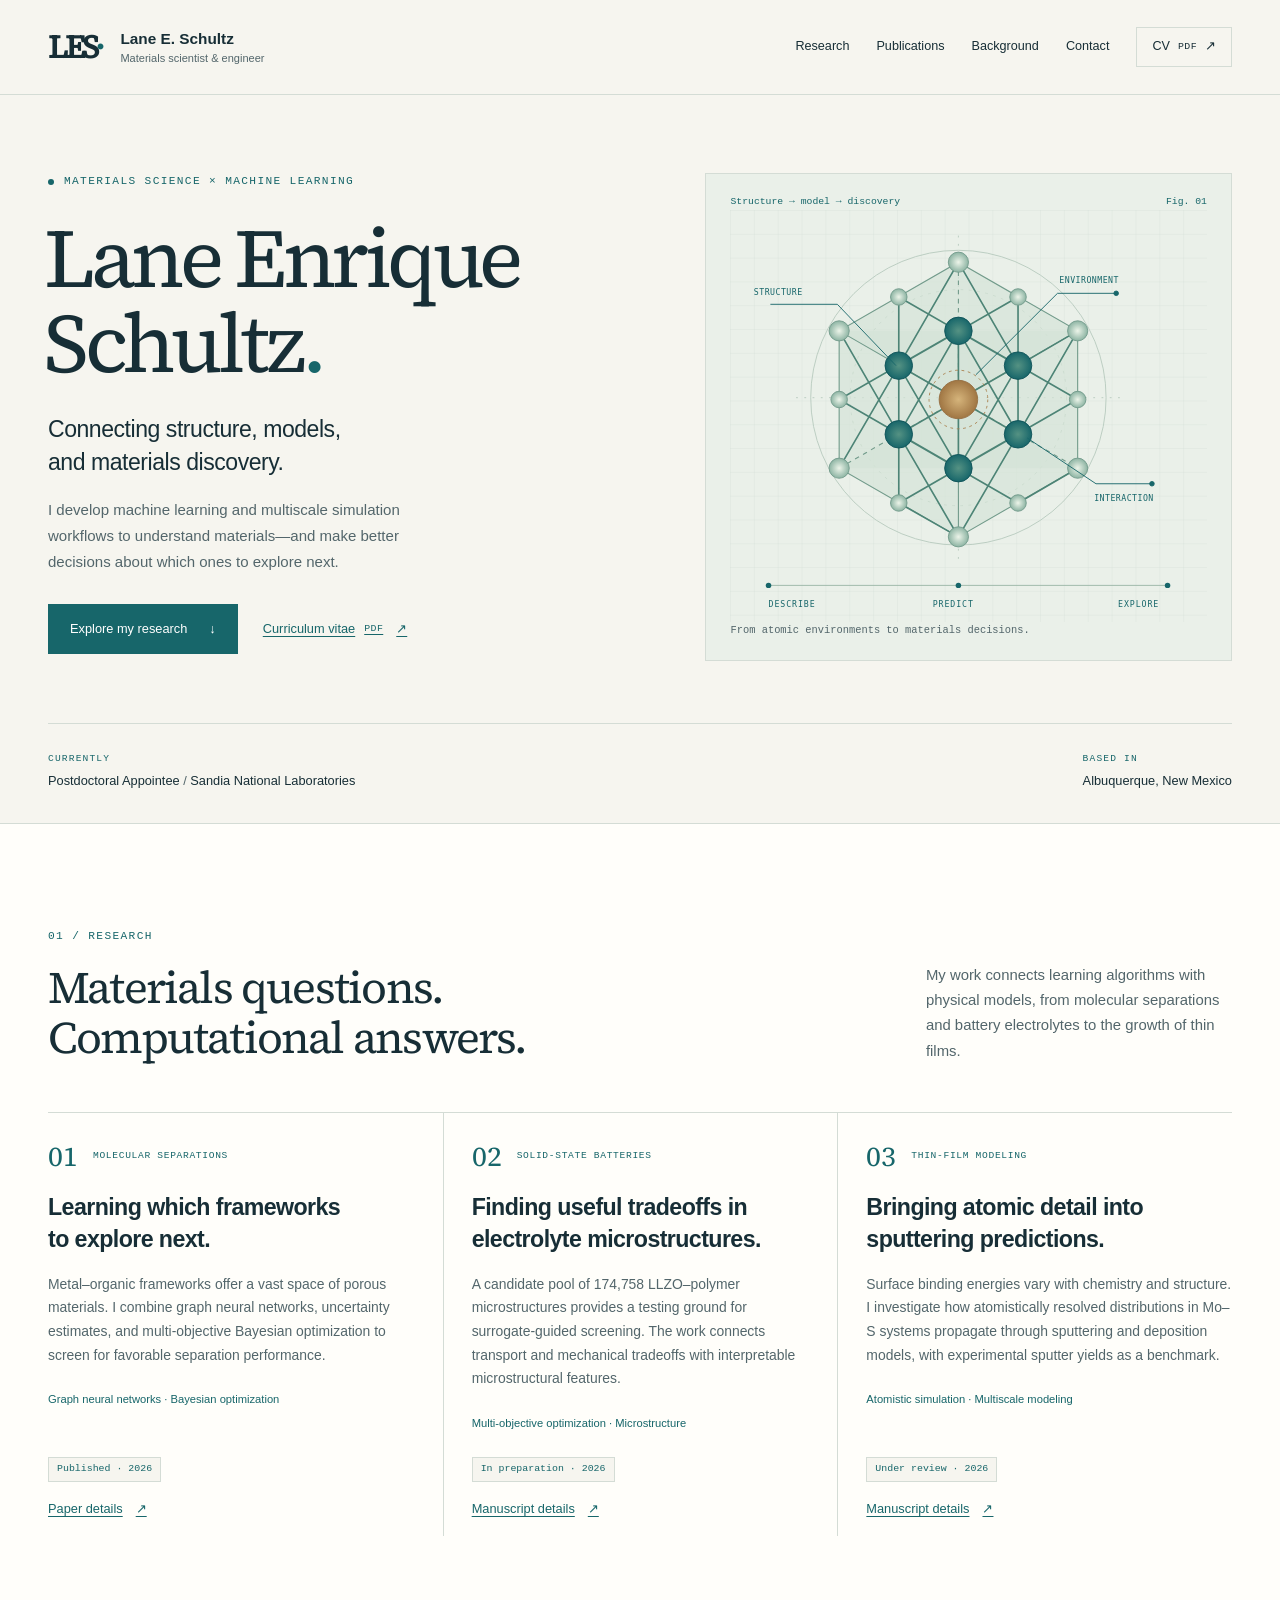
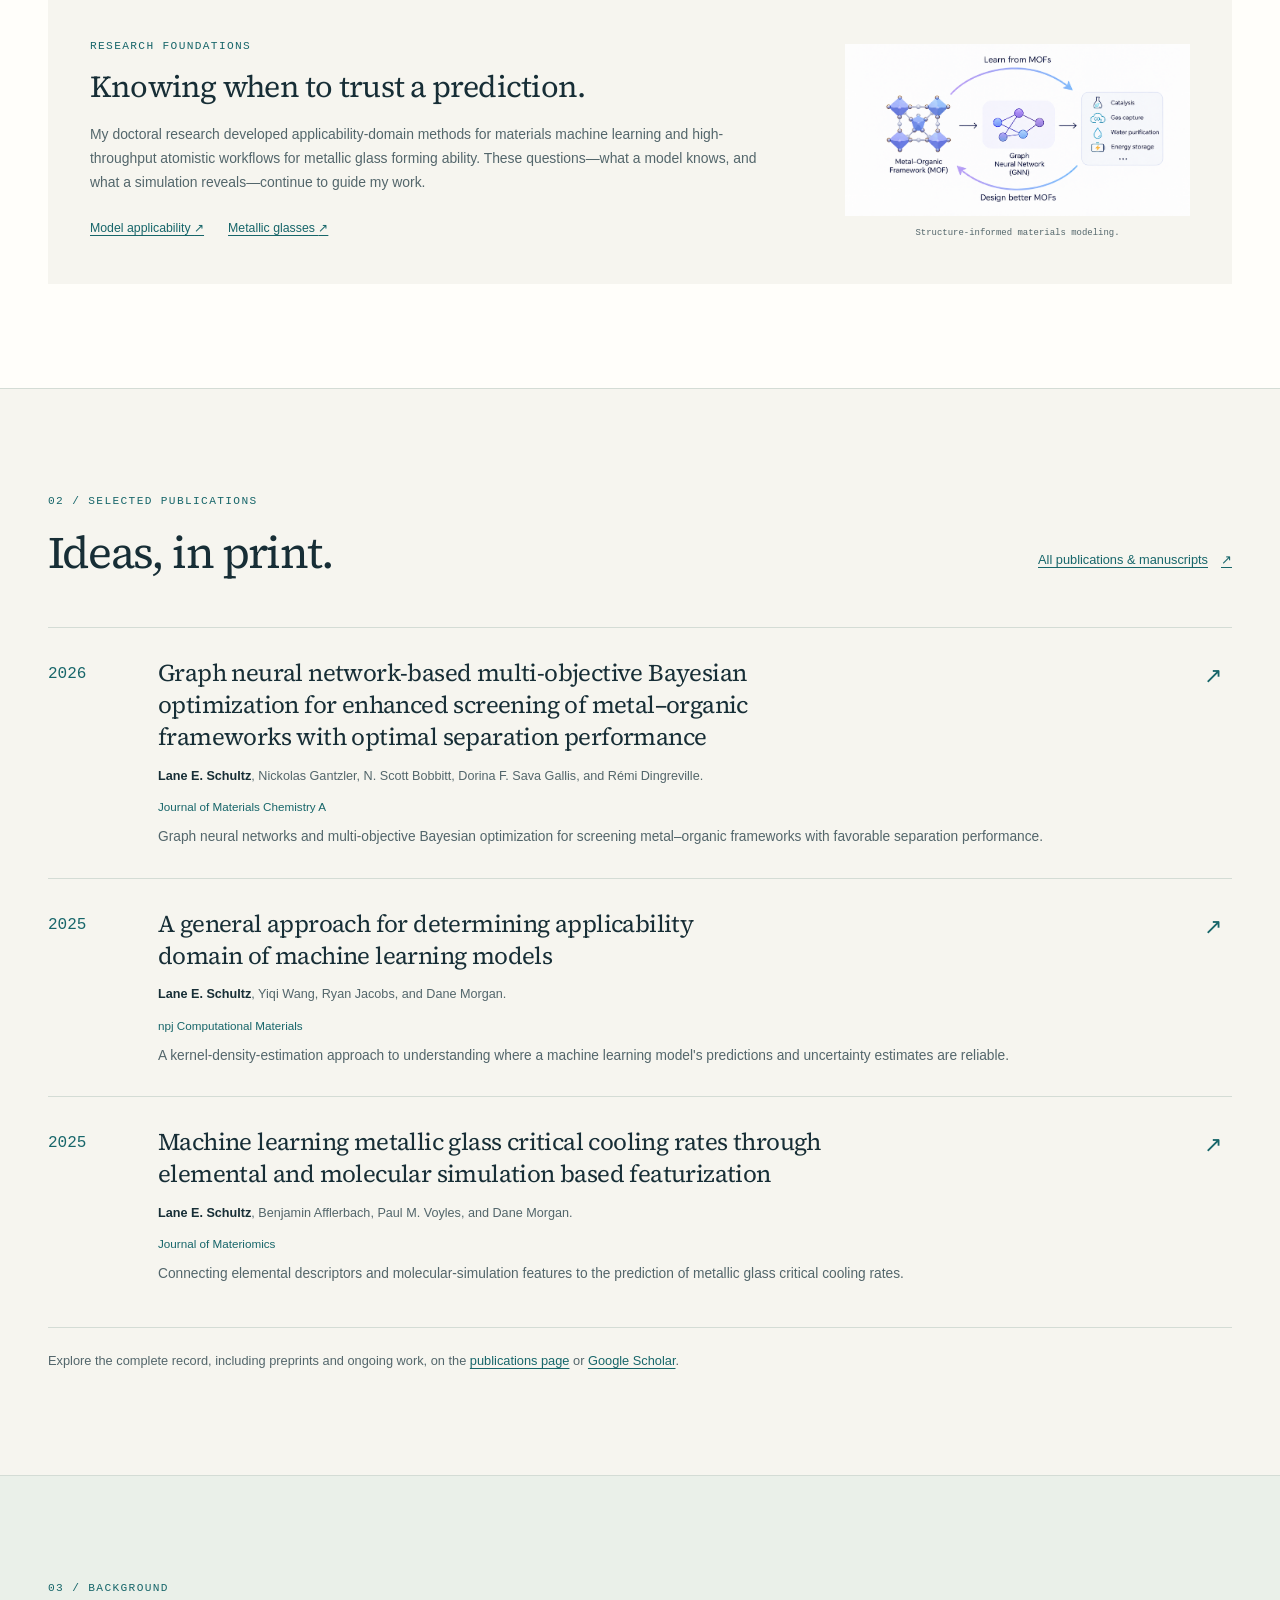
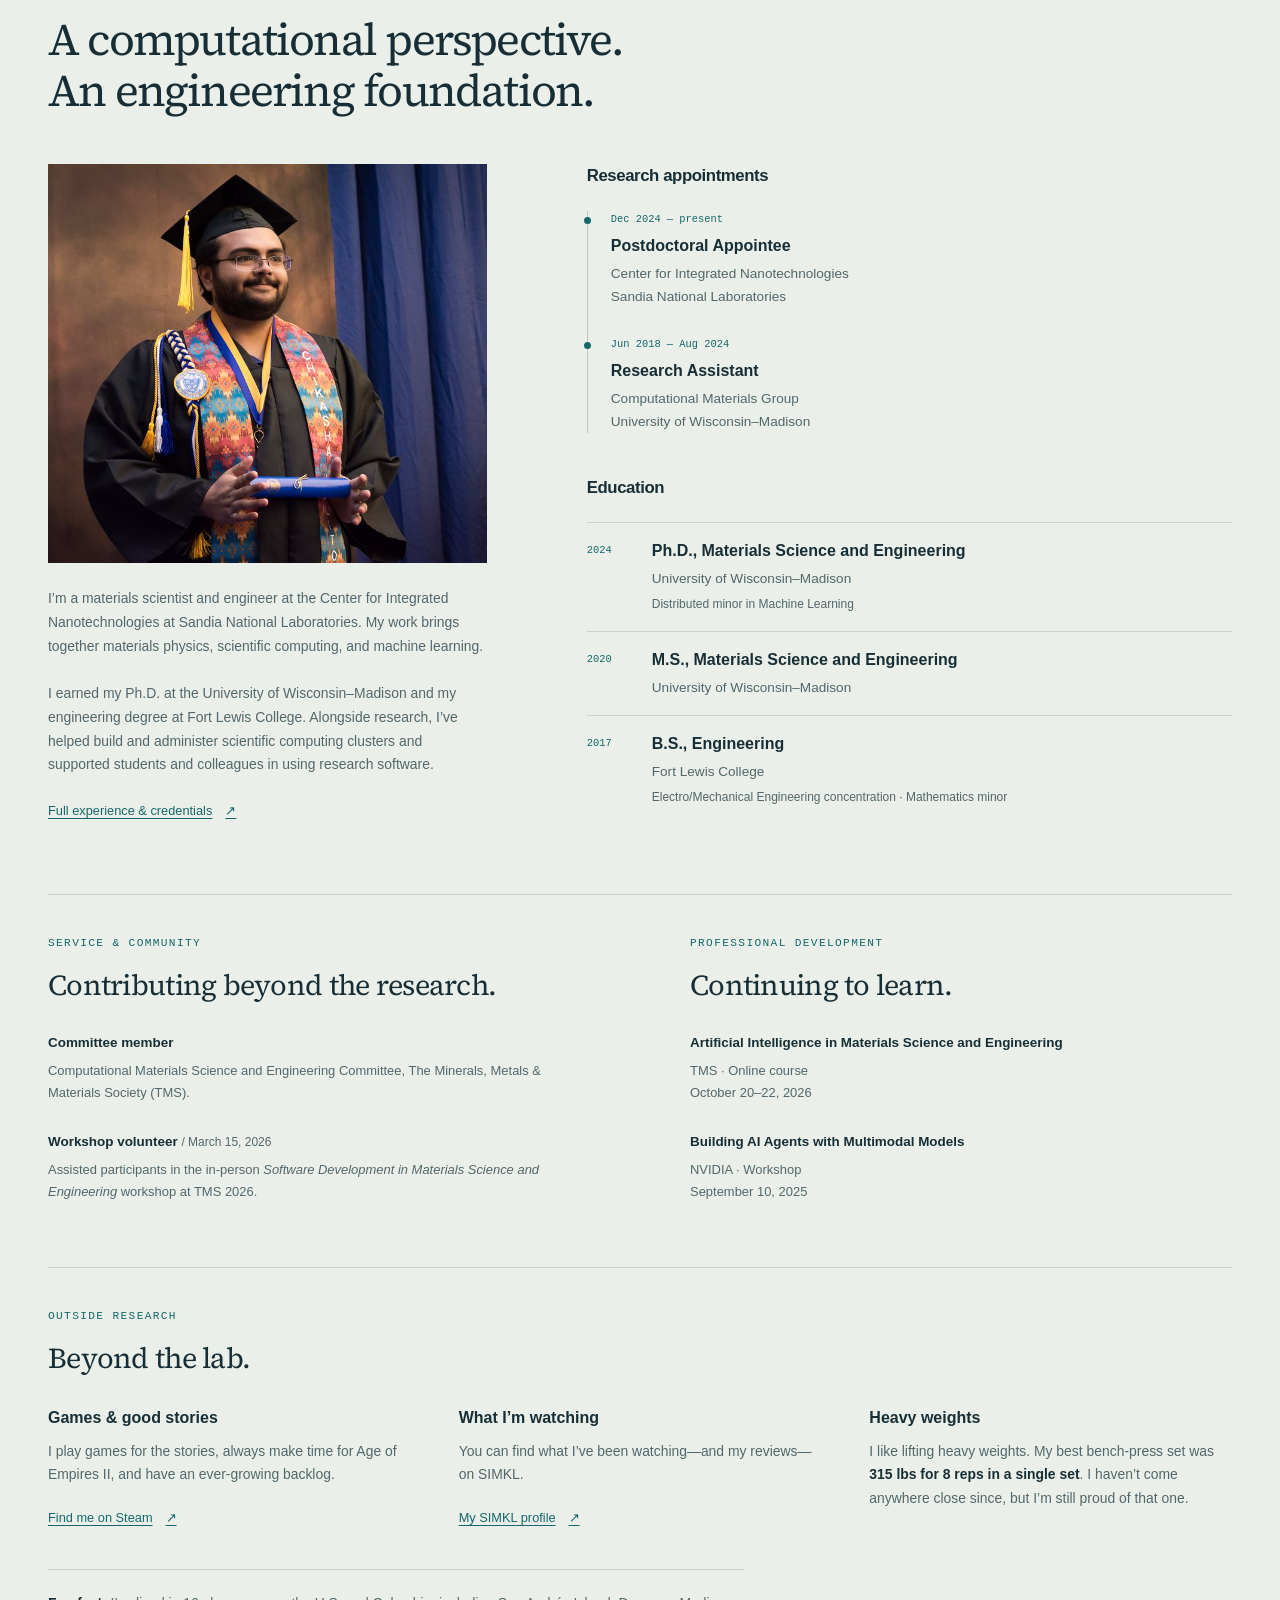
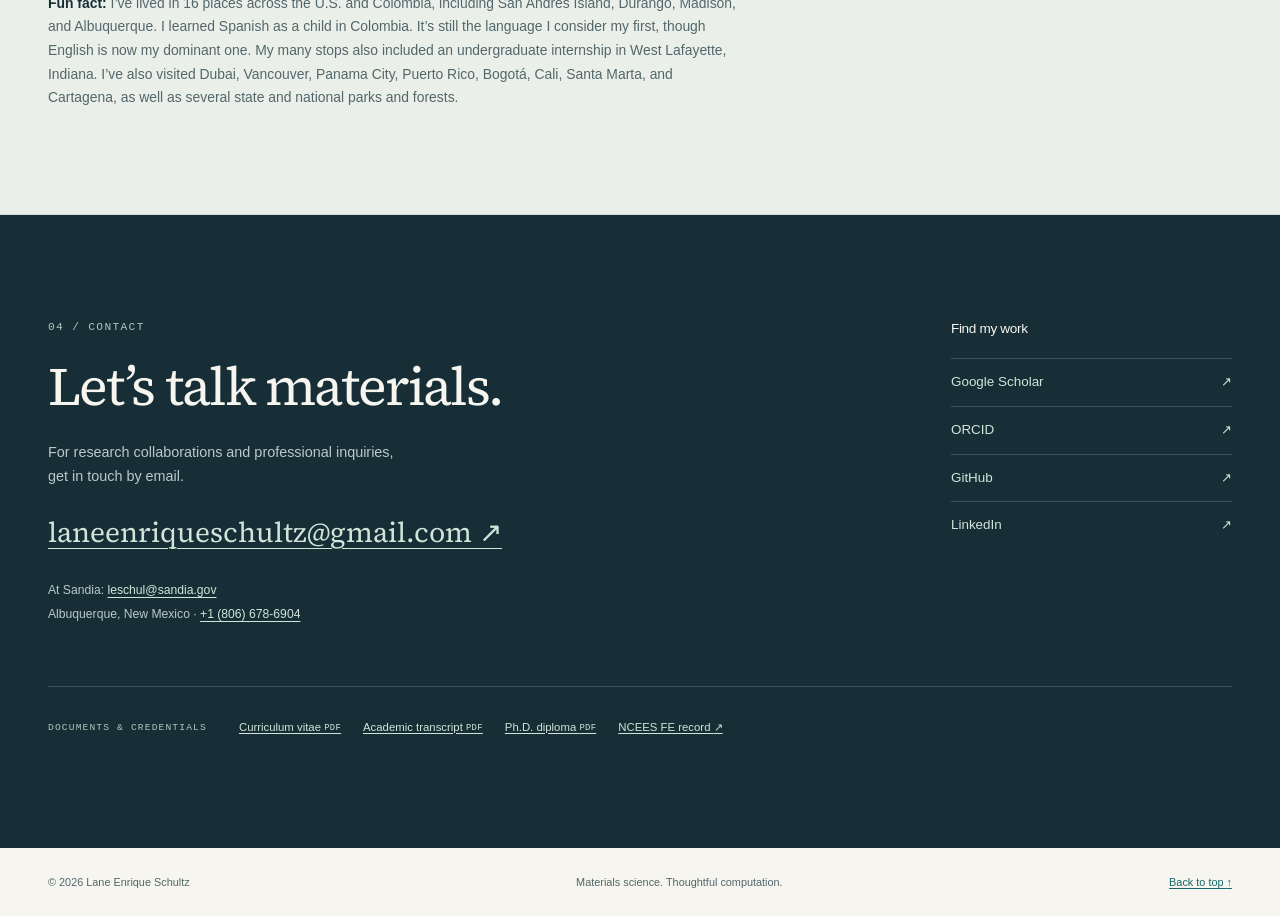
<file: index.html>
<!doctype html>
<html lang="en">
<head>
  <meta charset="utf-8">
  <meta name="viewport" content="width=device-width, initial-scale=1">
  <title>Lane Enrique Schultz | Materials Science &amp; Machine Learning</title>
  <meta name="description" content="Lane E. Schultz, Ph.D. — materials scientist at Sandia National Laboratories working on machine learning, Bayesian optimization, and multiscale materials modeling.">
  <meta name="theme-color" content="#f6f5ef">
  <link rel="canonical" href="https://leschultz.github.io/">
  <link rel="icon" href="/assets/img/favicon.svg" type="image/svg+xml">
  <link rel="icon" href="/assets/img/favicon.png" type="image/png">
  <link rel="preload" href="/assets/fonts/source-serif-4-latin-400.woff2" as="font" type="font/woff2" crossorigin>
  <link rel="stylesheet" href="/assets/css/site.css">
  <script src="/assets/js/site.js" defer></script>
  <meta property="og:type" content="website">
  <meta property="og:title" content="Lane Enrique Schultz — Materials Science &amp; Machine Learning">
  <meta property="og:description" content="Connecting structure, models, and materials discovery. Research in Bayesian optimization, atomistic simulation, and reliable machine learning.">
  <meta property="og:url" content="https://leschultz.github.io/">
  <meta property="og:image" content="https://leschultz.github.io/assets/img/social-card.png">
  <meta property="og:image:alt" content="Lane Enrique Schultz. Materials science, machine learning, and multiscale modeling.">
  <meta property="og:image:width" content="1200">
  <meta property="og:image:height" content="630">
  <meta name="twitter:card" content="summary_large_image">
  <script type="application/ld+json">
  {
    "@context": "https://schema.org",
    "@type": "Person",
    "name": "Lane Enrique Schultz",
    "alternateName": "Lane E. Schultz",
    "honorificSuffix": "Ph.D.",
    "url": "https://leschultz.github.io/",
    "image": "https://leschultz.github.io/img/profile.png",
    "jobTitle": "Postdoctoral Appointee",
    "worksFor": {"@type": "Organization", "name": "Sandia National Laboratories"},
    "alumniOf": [
      {"@type": "CollegeOrUniversity", "name": "University of Wisconsin–Madison"},
      {"@type": "CollegeOrUniversity", "name": "Fort Lewis College"}
    ],
    "knowsAbout": ["Materials science", "Machine learning", "Bayesian optimization", "Atomistic simulation"],
    "sameAs": [
      "https://orcid.org/0000-0002-7870-7714",
      "https://scholar.google.com/citations?user=8WyBz08AAAAJ",
      "https://github.com/leschultz",
      "https://www.linkedin.com/in/lane-schultz-983920236/"
    ]
  }
  </script>
</head>
<body>
  <a class="skip-link" href="#main">Skip to content</a>
  <header class="site-header">
    <div class="container header-inner">
      <a class="brand" href="/" aria-label="Lane Schultz — home"><span class="brand-mark" aria-hidden="true">LES<span>·</span></span><span>Lane E. Schultz<span class="brand-subtitle">Materials scientist &amp; engineer</span></span></a>
      <button class="menu-toggle" type="button" aria-expanded="false" aria-controls="site-nav" hidden>Menu <span aria-hidden="true">+</span></button>
      <nav id="site-nav" class="site-nav" aria-label="Main navigation">
        <a href="#research">Research</a>
        <a href="/publications/">Publications</a>
        <a href="#background">Background</a>
        <a href="#contact">Contact</a>
        <a class="nav-cv" href="/curriculum_vitae/cv_full_leschultz.pdf">CV <span class="file-label">PDF</span><span aria-hidden="true">↗</span></a>
      </nav>
    </div>
  </header>

  <main id="main">
    <section class="hero container" aria-labelledby="intro-heading" id="home">
      <div class="hero-copy">
        <p class="eyebrow"><span class="status-dot" aria-hidden="true"></span> Materials science × machine learning</p>
        <h1 id="intro-heading">Lane Enrique<br>Schultz<span class="accent">.</span></h1>
        <p class="hero-lead">Connecting structure, models,<br class="desktop-break"> and materials discovery.</p>
        <p class="hero-description">I develop machine learning and multiscale simulation workflows to understand materials—and make better decisions about which ones to explore next.</p>
        <div class="actions">
          <a class="button" href="#research">Explore my research <span aria-hidden="true">↓</span></a>
          <a class="text-link" href="/curriculum_vitae/cv_full_leschultz.pdf">Curriculum vitae <span class="file-label">PDF</span><span aria-hidden="true">↗</span></a>
        </div>
      </div>
      <figure class="hero-figure">
        <div class="figure-label"><span>Structure → model → discovery</span><span aria-hidden="true">Fig. 01</span></div>
        <img src="/assets/img/research-map.svg" width="520" height="450" alt="Conceptual illustration of connected atomic environments, a predictive model, and a materials screening path.">
        <figcaption>From atomic environments to materials decisions.</figcaption>
      </figure>
      <div class="hero-context">
        <div><span class="eyebrow">Currently</span><p>Postdoctoral Appointee <span class="muted">/</span> Sandia National Laboratories</p></div>
        <div><span class="eyebrow">Based in</span><p>Albuquerque, New Mexico</p></div>
      </div>
    </section>

    <section id="research" class="section research-section" aria-labelledby="research-heading">
      <div class="container">
        <div class="section-heading">
          <div><p class="eyebrow">01 / Research</p><h2 id="research-heading">Materials questions.<br>Computational answers.</h2></div>
          <p class="section-intro">My work connects learning algorithms with physical models, from molecular separations and battery electrolytes to the growth of thin films.</p>
        </div>
        <div class="research-grid">
          <article class="research-project">
            <div class="project-top"><span class="project-number" aria-hidden="true">01</span><span class="eyebrow">Molecular separations</span></div>
            <h3>Learning which frameworks to explore next.</h3>
            <p>Metal–organic frameworks offer a vast space of porous materials. I combine graph neural networks, uncertainty estimates, and multi-objective Bayesian optimization to screen for favorable separation performance.</p>
            <p class="project-methods">Graph neural networks · Bayesian optimization</p>
            <div class="project-bottom"><!-- publication-status:schultz_2026 --><span class="status-label">Published · 2026</span><!-- /publication-status --><!-- publication-link:schultz_2026 --><a class="text-link" href="/publications/#schultz_2026">Paper details <span aria-hidden="true">↗</span></a><!-- /publication-link --></div>
          </article>
          <article class="research-project">
            <div class="project-top"><span class="project-number" aria-hidden="true">02</span><span class="eyebrow">Solid-state batteries</span></div>
            <h3>Finding useful tradeoffs in electrolyte microstructures.</h3>
            <p>A candidate pool of 174,758 LLZO–polymer microstructures provides a testing ground for surrogate-guided screening. The work connects transport and mechanical tradeoffs with interpretable microstructural features.</p>
            <p class="project-methods">Multi-objective optimization · Microstructure</p>
            <div class="project-bottom"><!-- publication-status:schultz_llzo_2026 --><span class="status-label">In preparation · 2026</span><!-- /publication-status --><!-- publication-link:schultz_llzo_2026 --><a class="text-link" href="/publications/#schultz_llzo_2026">Manuscript details <span aria-hidden="true">↗</span></a><!-- /publication-link --></div>
          </article>
          <article class="research-project">
            <div class="project-top"><span class="project-number" aria-hidden="true">03</span><span class="eyebrow">Thin-film modeling</span></div>
            <h3>Bringing atomic detail into sputtering predictions.</h3>
            <p>Surface binding energies vary with chemistry and structure. I investigate how atomistically resolved distributions in Mo–S systems propagate through sputtering and deposition models, with experimental sputter yields as a benchmark.</p>
            <p class="project-methods">Atomistic simulation · Multiscale modeling</p>
            <div class="project-bottom"><!-- publication-status:schultz_sputtering_2026 --><span class="status-label">Under review · 2026</span><!-- /publication-status --><!-- publication-link:schultz_sputtering_2026 --><a class="text-link" href="/publications/#schultz_sputtering_2026">Manuscript details <span aria-hidden="true">↗</span></a><!-- /publication-link --></div>
          </article>
        </div>
        <div class="foundations">
          <div class="foundation-copy"><p class="eyebrow">Research foundations</p><h3>Knowing when to trust a prediction.</h3><p>My doctoral research developed applicability-domain methods for materials machine learning and high-throughput atomistic workflows for metallic glass forming ability. These questions—what a model knows, and what a simulation reveals—continue to guide my work.</p><div class="inline-links"><a href="/publications/#schultz_kde_2024">Model applicability <span aria-hidden="true">↗</span></a><a href="/publications/#schultz_potentials_2024">Metallic glasses <span aria-hidden="true">↗</span></a></div></div>
          <figure class="foundation-figure"><picture><source srcset="/assets/img/graph.webp" type="image/webp"><img src="/img/graph.png" width="640" height="480" loading="lazy" decoding="async" alt="Atomistic graph of a metal organic framework, with different atomic species represented by colored spheres."></picture><figcaption>Structure-informed materials modeling.</figcaption></figure>
        </div>
      </div>
    </section>

    <section id="publications" class="section container" aria-labelledby="publications-heading">
      <div class="section-heading"><div><p class="eyebrow">02 / Selected publications</p><h2 id="publications-heading">Ideas, in print.</h2></div><a class="text-link" href="/publications/">All publications &amp; manuscripts <span aria-hidden="true">↗</span></a></div>
      <!-- generated:selected-publications -->
<ol class="selected-publications">
<li class="selected-publication">
  <span class="publication-year">2026</span>
  <div><h3><a href="https://doi.org/10.1039/D5TA09133K">Graph neural network-based multi-objective Bayesian optimization for enhanced screening of metal–organic frameworks with optimal separation performance</a></h3>
    <p class="publication-authors"><strong>Lane E. Schultz</strong>, Nickolas Gantzler, N. Scott Bobbitt, Dorina F. Sava Gallis, and Rémi Dingreville.</p>
    <p class="publication-venue">Journal of Materials Chemistry A</p>
    <p class="publication-summary">Graph neural networks and multi-objective Bayesian optimization for screening metal–organic frameworks with favorable separation performance.</p></div>
  <span class="publication-arrow" aria-hidden="true">↗</span>
</li>
<li class="selected-publication">
  <span class="publication-year">2025</span>
  <div><h3><a href="https://doi.org/10.1038/s41524-025-01573-x">A general approach for determining applicability domain of machine learning models</a></h3>
    <p class="publication-authors"><strong>Lane E. Schultz</strong>, Yiqi Wang, Ryan Jacobs, and Dane Morgan.</p>
    <p class="publication-venue">npj Computational Materials</p>
    <p class="publication-summary">A kernel-density-estimation approach to understanding where a machine learning model&#x27;s predictions and uncertainty estimates are reliable.</p></div>
  <span class="publication-arrow" aria-hidden="true">↗</span>
</li>
<li class="selected-publication">
  <span class="publication-year">2025</span>
  <div><h3><a href="https://doi.org/10.1016/j.jmat.2024.100964">Machine learning metallic glass critical cooling rates through elemental and molecular simulation based featurization</a></h3>
    <p class="publication-authors"><strong>Lane E. Schultz</strong>, Benjamin Afflerbach, Paul M. Voyles, and Dane Morgan.</p>
    <p class="publication-venue">Journal of Materiomics</p>
    <p class="publication-summary">Connecting elemental descriptors and molecular-simulation features to the prediction of metallic glass critical cooling rates.</p></div>
  <span class="publication-arrow" aria-hidden="true">↗</span>
</li>
</ol>
<!-- /generated:selected-publications -->
      <p class="section-footnote">Explore the complete record, including preprints and ongoing work, on the <a href="/publications/">publications page</a> or <a href="https://scholar.google.com/citations?user=8WyBz08AAAAJ">Google Scholar</a>.</p>
    </section>

    <section id="background" class="section background-section" aria-labelledby="background-heading">
      <div class="container">
        <div class="section-heading"><div><p class="eyebrow">03 / Background</p><h2 id="background-heading">A computational perspective.<br>An engineering foundation.</h2></div></div>
        <div id="about" class="background-grid">
          <div class="profile">
            <img src="/img/profile.png" width="1000" height="667" alt="Lane Schultz at graduation, wearing academic regalia." loading="lazy" decoding="async">
            <p>I’m a materials scientist and engineer at the Center for Integrated Nanotechnologies at Sandia National Laboratories. My work brings together materials physics, scientific computing, and machine learning.</p>
            <p>I earned my Ph.D. at the University of Wisconsin–Madison and my engineering degree at Fort Lewis College. Alongside research, I’ve helped build and administer scientific computing clusters and supported students and colleagues in using research software.</p>
            <a class="text-link" href="/curriculum_vitae/cv_full_leschultz.pdf">Full experience &amp; credentials <span aria-hidden="true">↗</span></a>
          </div>
          <div class="background-record">
            <h3>Research appointments</h3>
            <ol class="timeline">
              <li><span class="timeline-date">Dec 2024 — present</span><h4>Postdoctoral Appointee</h4><p>Center for Integrated Nanotechnologies<br>Sandia National Laboratories</p></li>
              <li><span class="timeline-date">Jun 2018 — Aug 2024</span><h4>Research Assistant</h4><p>Computational Materials Group<br>University of Wisconsin–Madison</p></li>
            </ol>
            <h3 id="education">Education</h3>
            <ol class="education-list">
              <li><span class="timeline-date">2024</span><div><h4>Ph.D., Materials Science and Engineering</h4><p>University of Wisconsin–Madison</p><p class="detail">Distributed minor in Machine Learning</p></div></li>
              <li><span class="timeline-date">2020</span><div><h4>M.S., Materials Science and Engineering</h4><p>University of Wisconsin–Madison</p></div></li>
              <li><span class="timeline-date">2017</span><div><h4>B.S., Engineering</h4><p>Fort Lewis College</p><p class="detail">Electro/Mechanical Engineering concentration · Mathematics minor</p></div></li>
            </ol>
          </div>
        </div>
        <div class="community-grid">
          <div><p class="eyebrow">Service &amp; community</p><h3>Contributing beyond the research.</h3><ul class="plain-list"><li><strong>Committee member</strong><p>Computational Materials Science and Engineering Committee, The Minerals, Metals &amp; Materials Society (TMS).</p></li><li><strong>Workshop volunteer <span class="detail">/ March 15, 2026</span></strong><p>Assisted participants in the in-person <em>Software Development in Materials Science and Engineering</em> workshop at TMS 2026.</p></li></ul></div>
          <div><p class="eyebrow">Professional development</p><h3>Continuing to learn.</h3><ul class="plain-list"><li><strong>Artificial Intelligence in Materials Science and Engineering</strong><p>TMS · Online course<br><time datetime="2026-10-20">October 20</time>–<time datetime="2026-10-22">22, 2026</time></p></li><li><strong>Building AI Agents with Multimodal Models</strong><p>NVIDIA · Workshop<br><time datetime="2025-09-10">September 10, 2025</time></p></li></ul></div>
        </div>
        <section id="personal" class="personal-section" aria-labelledby="personal-heading">
          <p class="eyebrow">Outside research</p>
          <h3 id="personal-heading">Beyond the lab.</h3>
          <div class="personal-grid">
            <div>
              <h4>Games &amp; good stories</h4>
              <p>I play games for the stories, always make time for Age of Empires II, and have an ever-growing backlog.</p>
              <a class="text-link" href="https://steamcommunity.com/id/love_all_sciences/">Find me on Steam <span aria-hidden="true">↗</span></a>
            </div>
            <div>
              <h4>What I’m watching</h4>
              <p>You can find what I’ve been watching—and my reviews—on SIMKL.</p>
              <a class="text-link" href="https://simkl.com/7092114/">My SIMKL profile <span aria-hidden="true">↗</span></a>
            </div>
            <div>
              <h4>Heavy weights</h4>
              <p>I like lifting heavy weights. My best bench-press set was <strong>315 lbs for 8 reps in a single set</strong>. I haven’t come anywhere close since, but I’m still proud of that one.</p>
            </div>
          </div>
          <p class="personal-fun-fact"><strong>Fun fact:</strong> I’ve lived in 16 places across the U.S. and Colombia, including San Andrés Island, Durango, Madison, and Albuquerque. I learned Spanish as a child in Colombia. It’s still the language I consider my first, though English is now my dominant one. My many stops also included an undergraduate internship in West Lafayette, Indiana. I’ve also visited Dubai, Vancouver, Panama City, Puerto Rico, Bogotá, Cali, Santa Marta, and Cartagena, as well as several state and national parks and forests.</p>
        </section>
      </div>
    </section>

    <section id="contact" class="section contact-section" aria-labelledby="contact-heading">
      <div class="container">
        <div class="contact-grid"><div><p class="eyebrow">04 / Contact</p><h2 id="contact-heading">Let’s talk materials.</h2><p>For research collaborations and professional inquiries,<br class="desktop-break"> get in touch by email.</p><a class="contact-email" href="mailto:laneenriqueschultz@gmail.com">laneenriqueschultz@gmail.com <span aria-hidden="true">↗</span></a><p class="work-contact">At Sandia: <a href="mailto:leschul@sandia.gov">leschul@sandia.gov</a><br>Albuquerque, New Mexico · <a href="tel:+18066786904">+1 (806) 678-6904</a></p></div>
          <div class="contact-links"><h3>Find my work</h3><a href="https://scholar.google.com/citations?user=8WyBz08AAAAJ">Google Scholar <span aria-hidden="true">↗</span></a><a href="https://orcid.org/0000-0002-7870-7714">ORCID <span aria-hidden="true">↗</span></a><a href="https://github.com/leschultz">GitHub <span aria-hidden="true">↗</span></a><a href="https://www.linkedin.com/in/lane-schultz-983920236/">LinkedIn <span aria-hidden="true">↗</span></a></div></div>
        <div id="documents" class="documents"><span class="eyebrow">Documents &amp; credentials</span><a href="/curriculum_vitae/cv_full_leschultz.pdf">Curriculum vitae <span class="file-label">PDF</span></a><a href="/files/transcript.pdf">Academic transcript <span class="file-label">PDF</span></a><a href="/files/doctorate.pdf">Ph.D. diploma <span class="file-label">PDF</span></a><a href="https://account.ncees.org/rn/1805718-1053113-218c116">NCEES FE record <span aria-hidden="true">↗</span></a></div>
      </div>
    </section>
  </main>
  <footer class="site-footer"><div class="container footer-inner"><p>© <span data-year>2026</span> Lane Enrique Schultz</p><p>Materials science. Thoughtful computation.</p><a href="#home">Back to top <span aria-hidden="true">↑</span></a></div></footer>
</body>
</html>
</file>
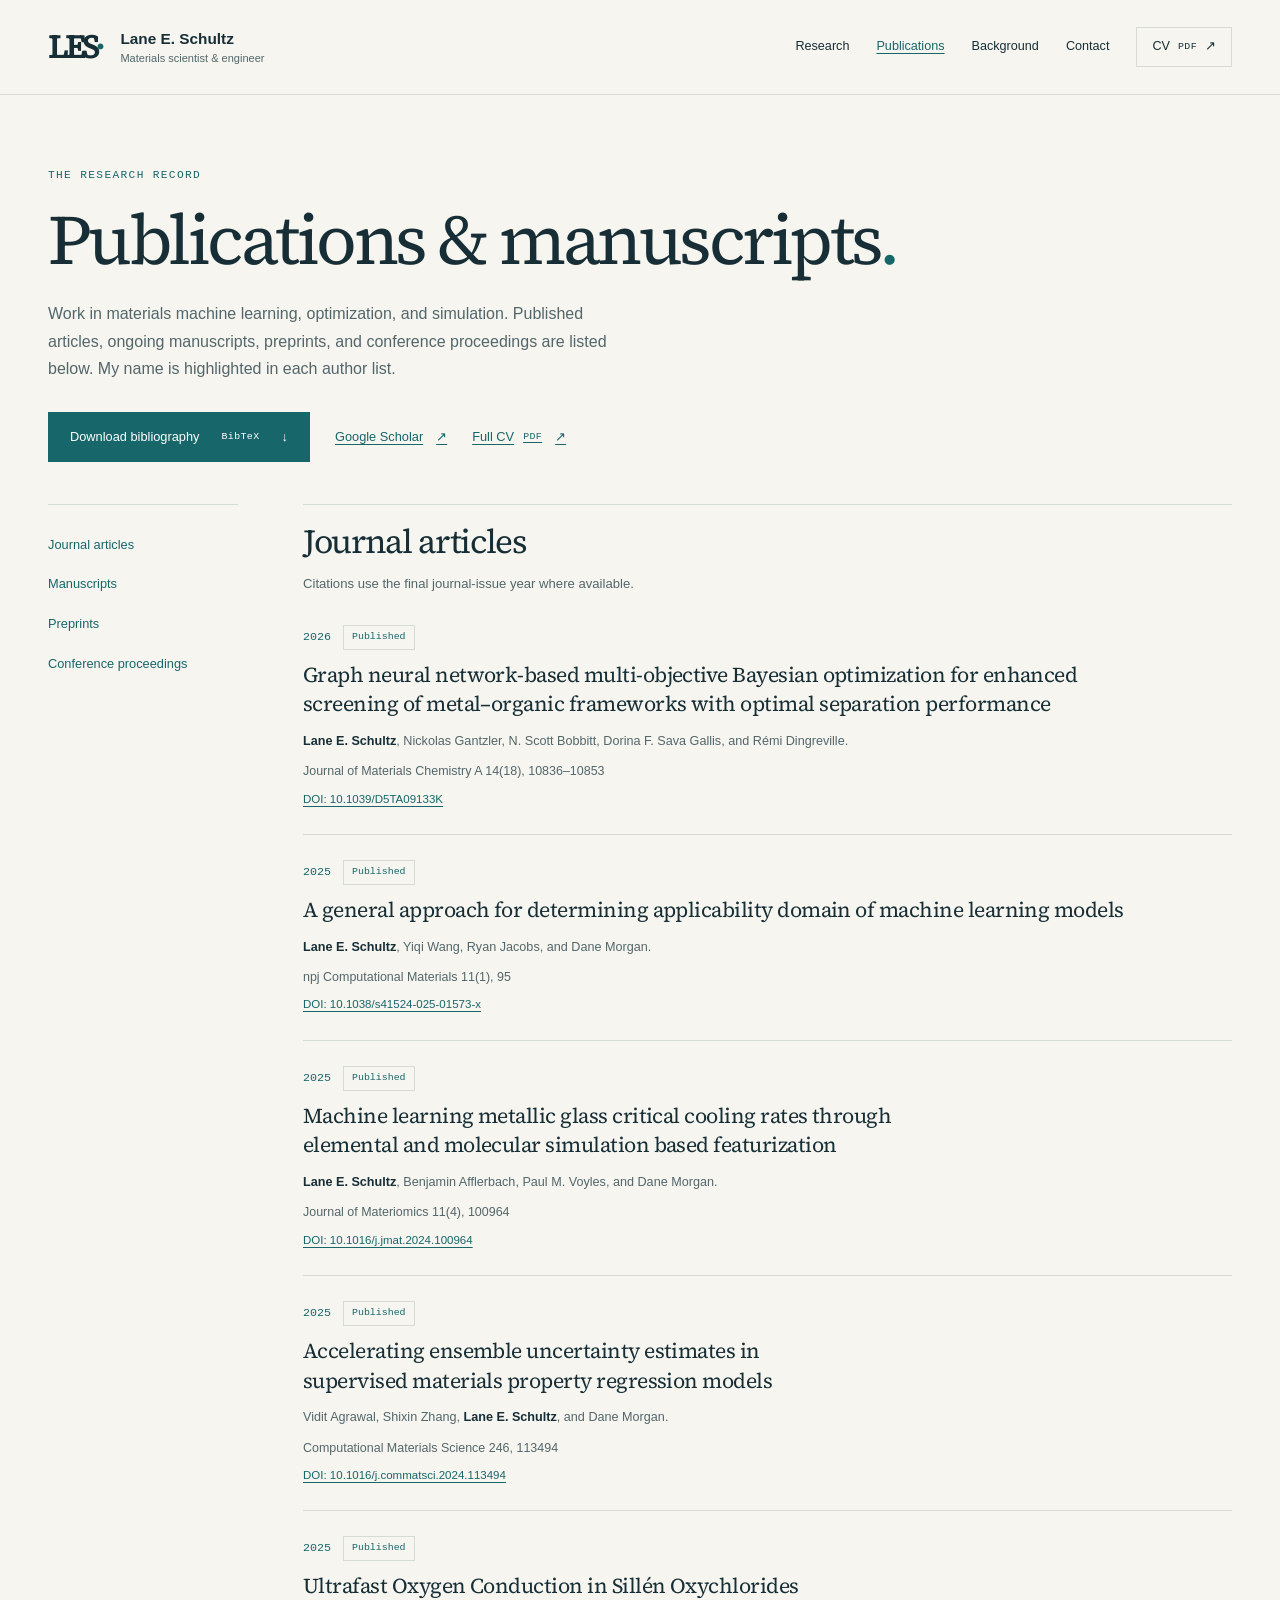
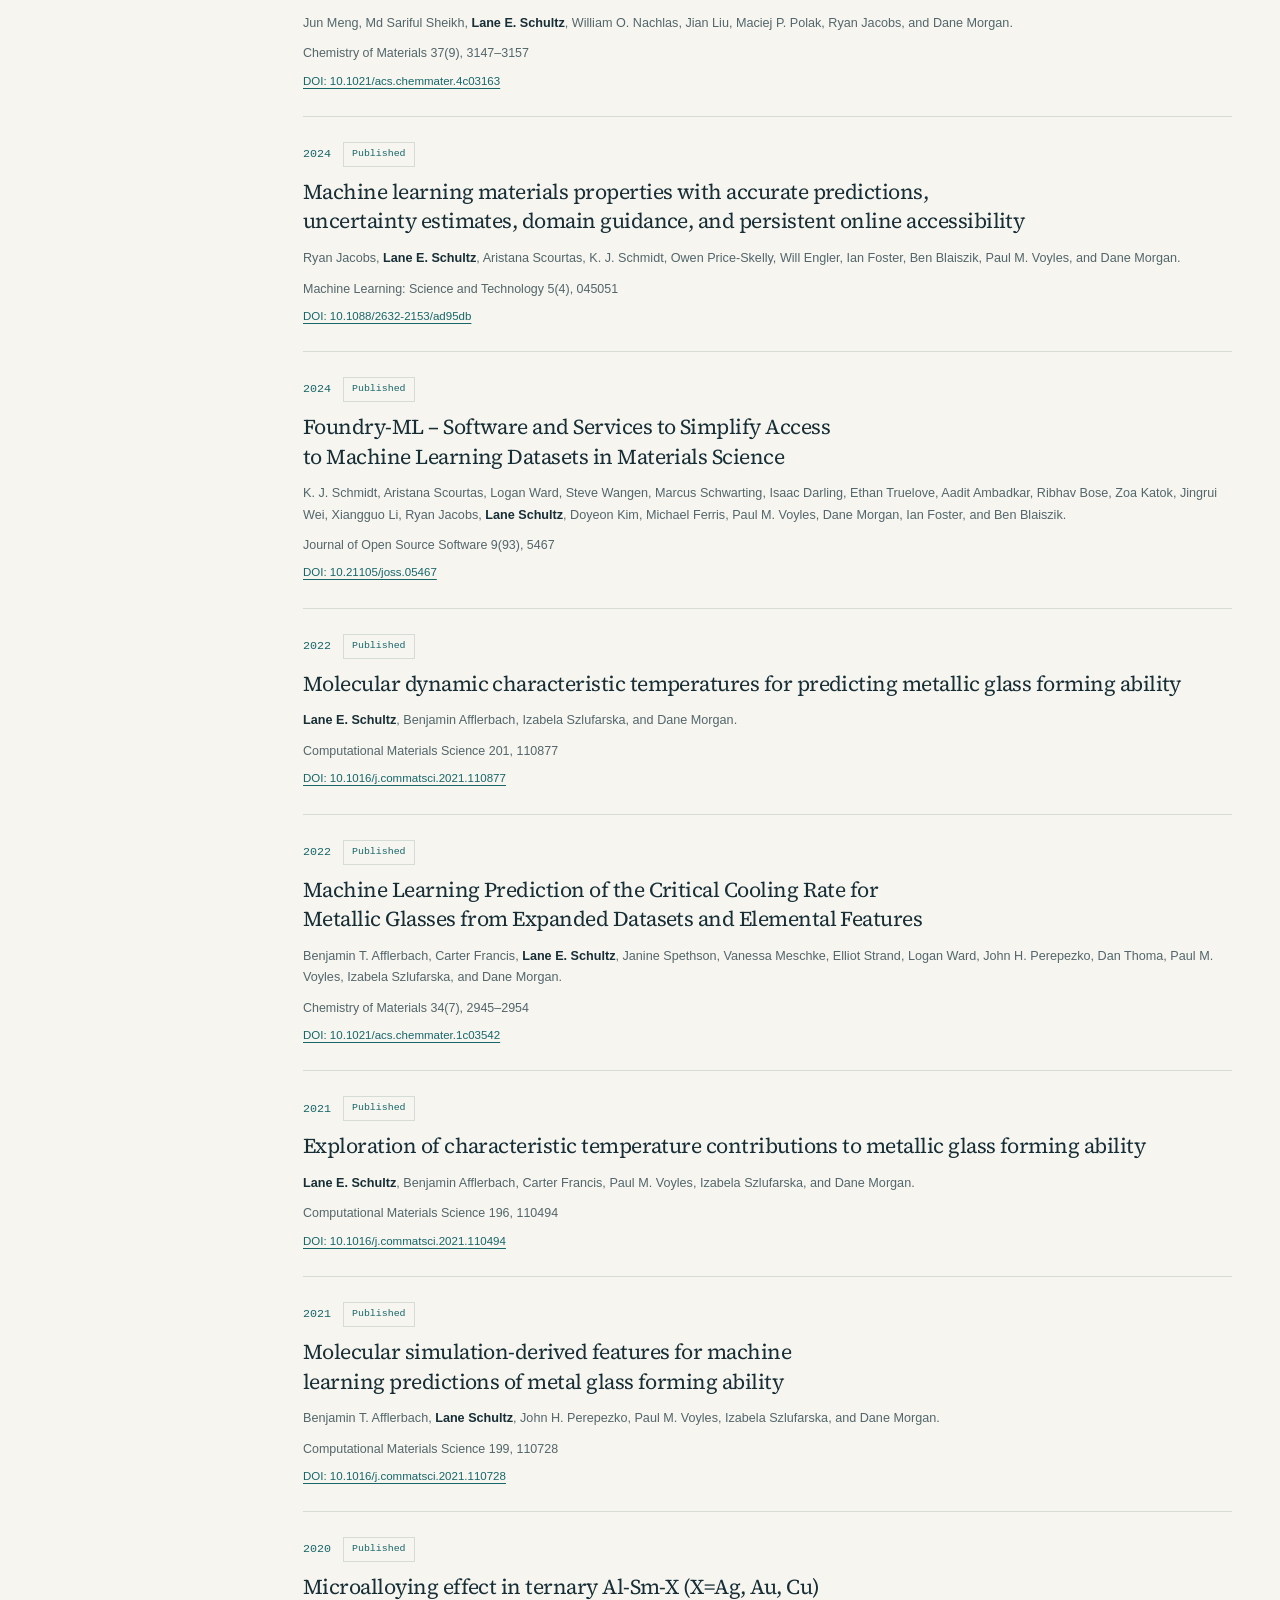
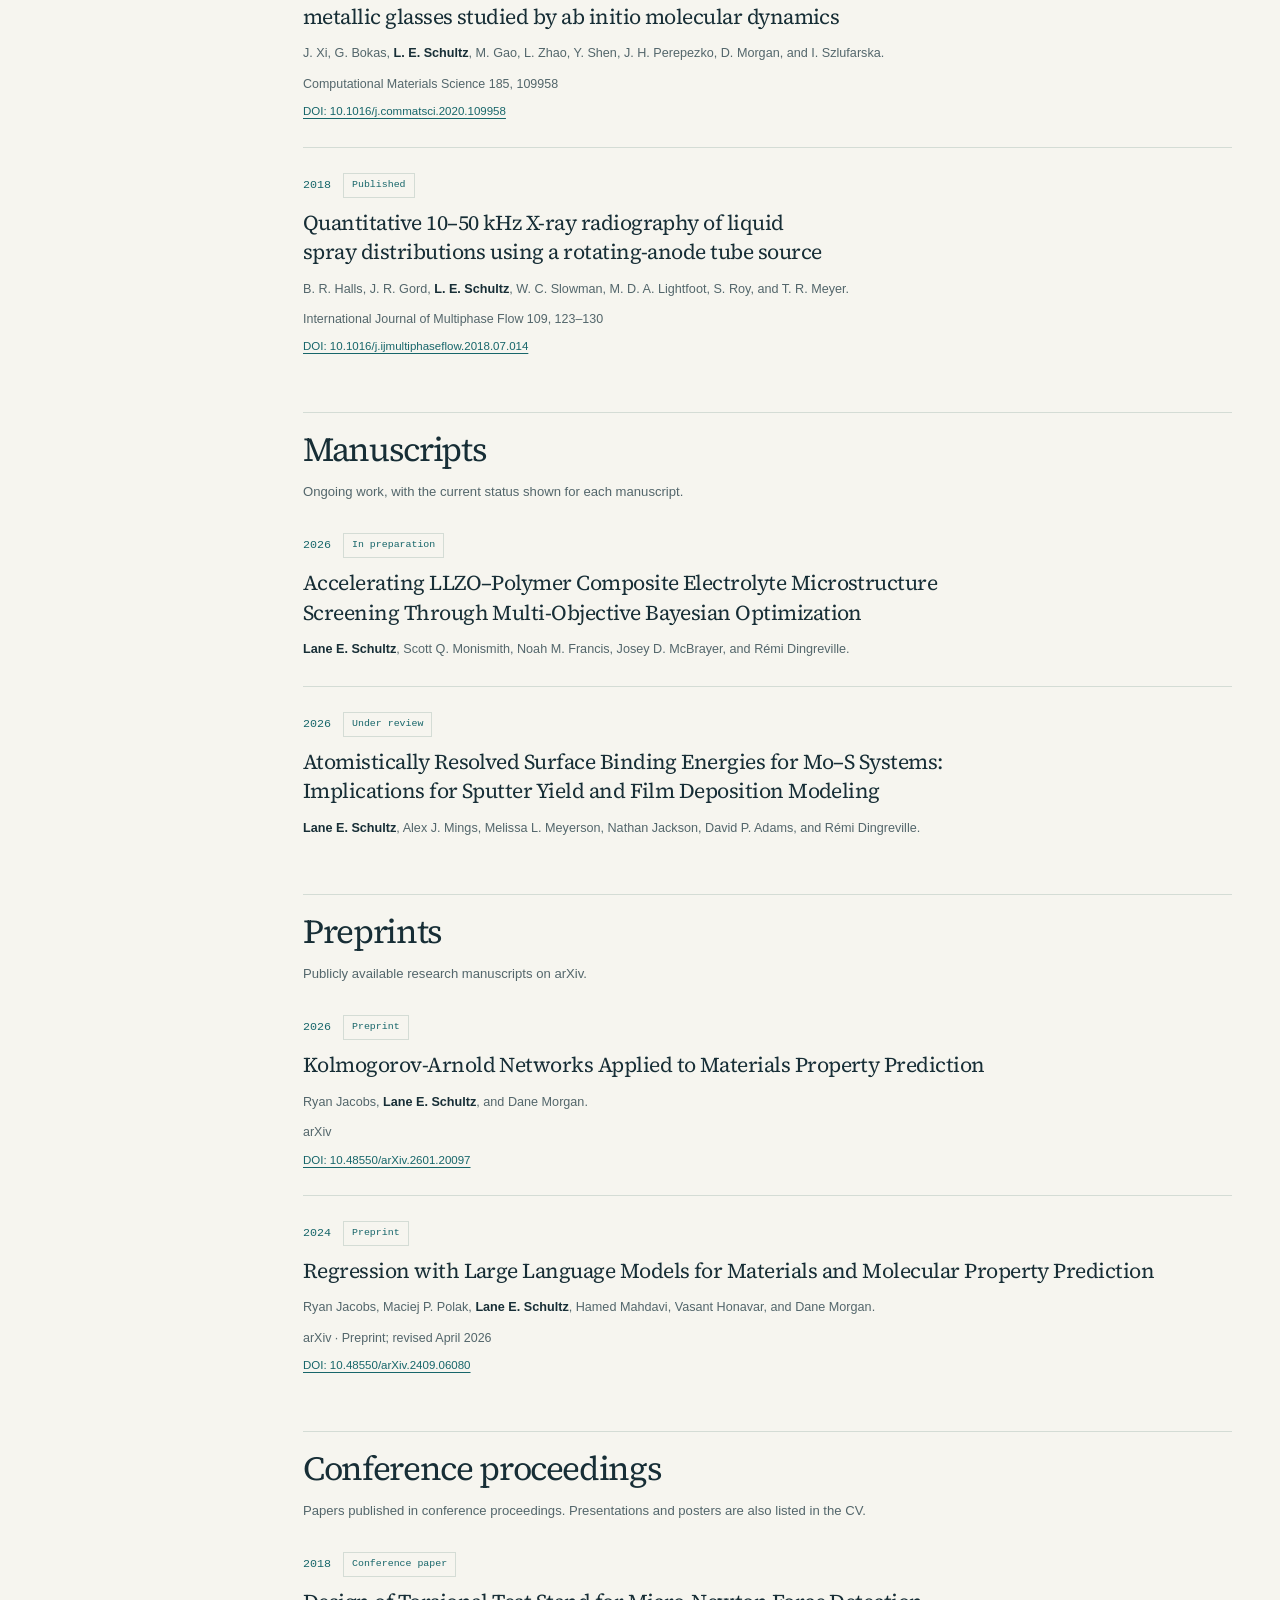
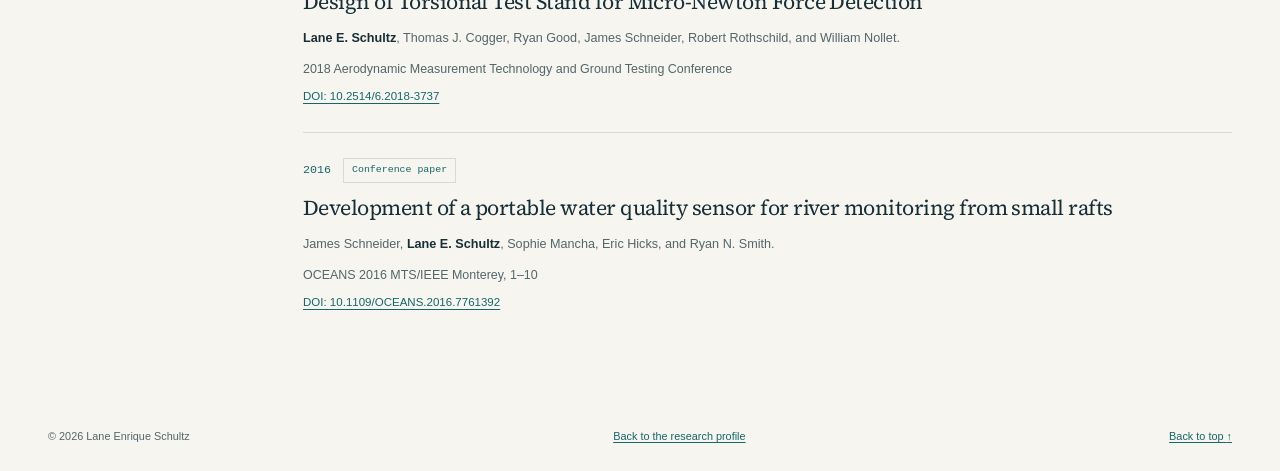
<file: publications/index.html>
<!doctype html>
<html lang="en">
<head>
  <meta charset="utf-8">
  <meta name="viewport" content="width=device-width, initial-scale=1">
  <title>Publications &amp; Manuscripts | Lane E. Schultz</title>
  <meta name="description" content="Publications, preprints, and manuscripts by Lane E. Schultz in materials machine learning, Bayesian optimization, atomistic simulation, and materials design.">
  <meta name="theme-color" content="#f6f5ef">
  <link rel="canonical" href="https://leschultz.github.io/publications/">
  <link rel="icon" href="/assets/img/favicon.svg" type="image/svg+xml">
  <link rel="icon" href="/assets/img/favicon.png" type="image/png">
  <link rel="preload" href="/assets/fonts/source-serif-4-latin-400.woff2" as="font" type="font/woff2" crossorigin>
  <link rel="stylesheet" href="/assets/css/site.css">
  <script src="/assets/js/site.js" defer></script>
  <meta property="og:type" content="website">
  <meta property="og:title" content="Publications &amp; Manuscripts — Lane E. Schultz">
  <meta property="og:description" content="A research record spanning materials machine learning, Bayesian optimization, and multiscale simulation.">
  <meta property="og:url" content="https://leschultz.github.io/publications/">
  <meta property="og:image" content="https://leschultz.github.io/assets/img/social-card.png">
  <meta property="og:image:alt" content="Lane Enrique Schultz — materials science, machine learning, and multiscale modeling.">
  <meta name="twitter:card" content="summary_large_image">
</head>
<body>
  <a class="skip-link" href="#main">Skip to content</a>
  <header class="site-header"><div class="container header-inner">
    <a class="brand" href="/" aria-label="Lane Schultz — home"><span class="brand-mark" aria-hidden="true">LES<span>·</span></span><span>Lane E. Schultz<span class="brand-subtitle">Materials scientist &amp; engineer</span></span></a>
    <button class="menu-toggle" type="button" aria-expanded="false" aria-controls="site-nav" hidden>Menu <span aria-hidden="true">+</span></button>
    <nav id="site-nav" class="site-nav" aria-label="Main navigation"><a href="/#research">Research</a><a href="/publications/" aria-current="page">Publications</a><a href="/#background">Background</a><a href="/#contact">Contact</a><a class="nav-cv" href="/curriculum_vitae/cv_full_leschultz.pdf">CV <span class="file-label">PDF</span><span aria-hidden="true">↗</span></a></nav>
  </div></header>
  <main id="main" class="container">
    <div class="page-intro"><p class="eyebrow">The research record</p><h1>Publications &amp; manuscripts<span class="accent">.</span></h1><p>Work in materials machine learning, optimization, and simulation. Published articles, ongoing manuscripts, preprints, and conference proceedings are listed below. My name is highlighted in each author list.</p><div class="actions"><a class="button" href="/files/publications.bib" download>Download bibliography <span class="file-label">BibTeX</span><span aria-hidden="true">↓</span></a><a class="text-link" href="https://scholar.google.com/citations?user=8WyBz08AAAAJ">Google Scholar <span aria-hidden="true">↗</span></a><a class="text-link" href="/curriculum_vitae/cv_full_leschultz.pdf">Full CV <span class="file-label">PDF</span><span aria-hidden="true">↗</span></a></div></div>
    <div class="archive-layout">
      <nav class="archive-nav" aria-label="Publication categories"><a href="#journal">Journal articles</a><a href="#manuscript">Manuscripts</a><a href="#preprint">Preprints</a><a href="#conference">Conference proceedings</a></nav>
      <div>
        <!-- generated:publication-archive -->
<section class="archive-section" id="journal" aria-labelledby="journal-heading">
<h2 id="journal-heading">Journal articles</h2>
<p class="archive-description">Citations use the final journal-issue year where available.</p>
<ol class="publication-list">
<li class="publication-entry" id="schultz_2026">
  <div class="publication-meta"><span class="publication-year">2026</span><span class="status-label">Published</span></div>
  <h3><a href="https://doi.org/10.1039/D5TA09133K">Graph neural network-based multi-objective Bayesian optimization for enhanced screening of metal–organic frameworks with optimal separation performance</a></h3>
  <p class="publication-authors"><strong>Lane E. Schultz</strong>, Nickolas Gantzler, N. Scott Bobbitt, Dorina F. Sava Gallis, and Rémi Dingreville.</p>
  <p class="publication-citation">Journal of Materials Chemistry A 14(18), 10836–10853</p>
  <p class="publication-doi"><a href="https://doi.org/10.1039/D5TA09133K">DOI: 10.1039/D5TA09133K</a></p>
</li>
<li class="publication-entry" id="schultz_kde_2024">
  <div class="publication-meta"><span class="publication-year">2025</span><span class="status-label">Published</span></div>
  <h3><a href="https://doi.org/10.1038/s41524-025-01573-x">A general approach for determining applicability domain of machine learning models</a></h3>
  <p class="publication-authors"><strong>Lane E. Schultz</strong>, Yiqi Wang, Ryan Jacobs, and Dane Morgan.</p>
  <p class="publication-citation">npj Computational Materials 11(1), 95</p>
  <p class="publication-doi"><a href="https://doi.org/10.1038/s41524-025-01573-x">DOI: 10.1038/s41524-025-01573-x</a></p>
</li>
<li class="publication-entry" id="schultz_potentials_2024">
  <div class="publication-meta"><span class="publication-year">2025</span><span class="status-label">Published</span></div>
  <h3><a href="https://doi.org/10.1016/j.jmat.2024.100964">Machine learning metallic glass critical cooling rates through elemental and molecular simulation based featurization</a></h3>
  <p class="publication-authors"><strong>Lane E. Schultz</strong>, Benjamin Afflerbach, Paul M. Voyles, and Dane Morgan.</p>
  <p class="publication-citation">Journal of Materiomics 11(4), 100964</p>
  <p class="publication-doi"><a href="https://doi.org/10.1016/j.jmat.2024.100964">DOI: 10.1016/j.jmat.2024.100964</a></p>
</li>
<li class="publication-entry" id="agrawal_2024">
  <div class="publication-meta"><span class="publication-year">2025</span><span class="status-label">Published</span></div>
  <h3><a href="https://doi.org/10.1016/j.commatsci.2024.113494">Accelerating ensemble uncertainty estimates in supervised materials property regression models</a></h3>
  <p class="publication-authors">Vidit Agrawal, Shixin Zhang, <strong>Lane E. Schultz</strong>, and Dane Morgan.</p>
  <p class="publication-citation">Computational Materials Science 246, 113494</p>
  <p class="publication-doi"><a href="https://doi.org/10.1016/j.commatsci.2024.113494">DOI: 10.1016/j.commatsci.2024.113494</a></p>
</li>
<li class="publication-entry" id="meng_2024">
  <div class="publication-meta"><span class="publication-year">2025</span><span class="status-label">Published</span></div>
  <h3><a href="https://doi.org/10.1021/acs.chemmater.4c03163">Ultrafast Oxygen Conduction in Sillén Oxychlorides</a></h3>
  <p class="publication-authors">Jun Meng, Md Sariful Sheikh, <strong>Lane E. Schultz</strong>, William O. Nachlas, Jian Liu, Maciej P. Polak, Ryan Jacobs, and Dane Morgan.</p>
  <p class="publication-citation">Chemistry of Materials 37(9), 3147–3157</p>
  <p class="publication-doi"><a href="https://doi.org/10.1021/acs.chemmater.4c03163">DOI: 10.1021/acs.chemmater.4c03163</a></p>
</li>
<li class="publication-entry" id="jacobs_2024">
  <div class="publication-meta"><span class="publication-year">2024</span><span class="status-label">Published</span></div>
  <h3><a href="https://doi.org/10.1088/2632-2153/ad95db">Machine learning materials properties with accurate predictions, uncertainty estimates, domain guidance, and persistent online accessibility</a></h3>
  <p class="publication-authors">Ryan Jacobs, <strong>Lane E. Schultz</strong>, Aristana Scourtas, K. J. Schmidt, Owen Price-Skelly, Will Engler, Ian Foster, Ben Blaiszik, Paul M. Voyles, and Dane Morgan.</p>
  <p class="publication-citation">Machine Learning: Science and Technology 5(4), 045051</p>
  <p class="publication-doi"><a href="https://doi.org/10.1088/2632-2153/ad95db">DOI: 10.1088/2632-2153/ad95db</a></p>
</li>
<li class="publication-entry" id="schmidt_2024">
  <div class="publication-meta"><span class="publication-year">2024</span><span class="status-label">Published</span></div>
  <h3><a href="https://doi.org/10.21105/joss.05467">Foundry-ML – Software and Services to Simplify Access to Machine Learning Datasets in Materials Science</a></h3>
  <p class="publication-authors">K. J. Schmidt, Aristana Scourtas, Logan Ward, Steve Wangen, Marcus Schwarting, Isaac Darling, Ethan Truelove, Aadit Ambadkar, Ribhav Bose, Zoa Katok, Jingrui Wei, Xiangguo Li, Ryan Jacobs, <strong>Lane Schultz</strong>, Doyeon Kim, Michael Ferris, Paul M. Voyles, Dane Morgan, Ian Foster, and Ben Blaiszik.</p>
  <p class="publication-citation">Journal of Open Source Software 9(93), 5467</p>
  <p class="publication-doi"><a href="https://doi.org/10.21105/joss.05467">DOI: 10.21105/joss.05467</a></p>
</li>
<li class="publication-entry" id="schultz_2022">
  <div class="publication-meta"><span class="publication-year">2022</span><span class="status-label">Published</span></div>
  <h3><a href="https://doi.org/10.1016/j.commatsci.2021.110877">Molecular dynamic characteristic temperatures for predicting metallic glass forming ability</a></h3>
  <p class="publication-authors"><strong>Lane E. Schultz</strong>, Benjamin Afflerbach, Izabela Szlufarska, and Dane Morgan.</p>
  <p class="publication-citation">Computational Materials Science 201, 110877</p>
  <p class="publication-doi"><a href="https://doi.org/10.1016/j.commatsci.2021.110877">DOI: 10.1016/j.commatsci.2021.110877</a></p>
</li>
<li class="publication-entry" id="afflerbach_2022">
  <div class="publication-meta"><span class="publication-year">2022</span><span class="status-label">Published</span></div>
  <h3><a href="https://doi.org/10.1021/acs.chemmater.1c03542">Machine Learning Prediction of the Critical Cooling Rate for Metallic Glasses from Expanded Datasets and Elemental Features</a></h3>
  <p class="publication-authors">Benjamin T. Afflerbach, Carter Francis, <strong>Lane E. Schultz</strong>, Janine Spethson, Vanessa Meschke, Elliot Strand, Logan Ward, John H. Perepezko, Dan Thoma, Paul M. Voyles, Izabela Szlufarska, and Dane Morgan.</p>
  <p class="publication-citation">Chemistry of Materials 34(7), 2945–2954</p>
  <p class="publication-doi"><a href="https://doi.org/10.1021/acs.chemmater.1c03542">DOI: 10.1021/acs.chemmater.1c03542</a></p>
</li>
<li class="publication-entry" id="schultz_2021">
  <div class="publication-meta"><span class="publication-year">2021</span><span class="status-label">Published</span></div>
  <h3><a href="https://doi.org/10.1016/j.commatsci.2021.110494">Exploration of characteristic temperature contributions to metallic glass forming ability</a></h3>
  <p class="publication-authors"><strong>Lane E. Schultz</strong>, Benjamin Afflerbach, Carter Francis, Paul M. Voyles, Izabela Szlufarska, and Dane Morgan.</p>
  <p class="publication-citation">Computational Materials Science 196, 110494</p>
  <p class="publication-doi"><a href="https://doi.org/10.1016/j.commatsci.2021.110494">DOI: 10.1016/j.commatsci.2021.110494</a></p>
</li>
<li class="publication-entry" id="afflerbach_2021">
  <div class="publication-meta"><span class="publication-year">2021</span><span class="status-label">Published</span></div>
  <h3><a href="https://doi.org/10.1016/j.commatsci.2021.110728">Molecular simulation-derived features for machine learning predictions of metal glass forming ability</a></h3>
  <p class="publication-authors">Benjamin T. Afflerbach, <strong>Lane Schultz</strong>, John H. Perepezko, Paul M. Voyles, Izabela Szlufarska, and Dane Morgan.</p>
  <p class="publication-citation">Computational Materials Science 199, 110728</p>
  <p class="publication-doi"><a href="https://doi.org/10.1016/j.commatsci.2021.110728">DOI: 10.1016/j.commatsci.2021.110728</a></p>
</li>
<li class="publication-entry" id="janqi_2020">
  <div class="publication-meta"><span class="publication-year">2020</span><span class="status-label">Published</span></div>
  <h3><a href="https://doi.org/10.1016/j.commatsci.2020.109958">Microalloying effect in ternary Al-Sm-X (X=Ag, Au, Cu) metallic glasses studied by ab initio molecular dynamics</a></h3>
  <p class="publication-authors">J. Xi, G. Bokas, <strong>L. E. Schultz</strong>, M. Gao, L. Zhao, Y. Shen, J. H. Perepezko, D. Morgan, and I. Szlufarska.</p>
  <p class="publication-citation">Computational Materials Science 185, 109958</p>
  <p class="publication-doi"><a href="https://doi.org/10.1016/j.commatsci.2020.109958">DOI: 10.1016/j.commatsci.2020.109958</a></p>
</li>
<li class="publication-entry" id="halls_2018">
  <div class="publication-meta"><span class="publication-year">2018</span><span class="status-label">Published</span></div>
  <h3><a href="https://doi.org/10.1016/j.ijmultiphaseflow.2018.07.014">Quantitative 10–50 kHz X-ray radiography of liquid spray distributions using a rotating-anode tube source</a></h3>
  <p class="publication-authors">B. R. Halls, J. R. Gord, <strong>L. E. Schultz</strong>, W. C. Slowman, M. D. A. Lightfoot, S. Roy, and T. R. Meyer.</p>
  <p class="publication-citation">International Journal of Multiphase Flow 109, 123–130</p>
  <p class="publication-doi"><a href="https://doi.org/10.1016/j.ijmultiphaseflow.2018.07.014">DOI: 10.1016/j.ijmultiphaseflow.2018.07.014</a></p>
</li>
</ol>
</section>
<section class="archive-section" id="manuscript" aria-labelledby="manuscript-heading">
<h2 id="manuscript-heading">Manuscripts</h2>
<p class="archive-description">Ongoing work, with the current status shown for each manuscript.</p>
<ol class="publication-list">
<li class="publication-entry" id="schultz_llzo_2026">
  <div class="publication-meta"><span class="publication-year">2026</span><span class="status-label">In preparation</span></div>
  <h3>Accelerating LLZO–Polymer Composite Electrolyte Microstructure Screening Through Multi-Objective Bayesian Optimization</h3>
  <p class="publication-authors"><strong>Lane E. Schultz</strong>, Scott Q. Monismith, Noah M. Francis, Josey D. McBrayer, and Rémi Dingreville.</p>
</li>
<li class="publication-entry" id="schultz_sputtering_2026">
  <div class="publication-meta"><span class="publication-year">2026</span><span class="status-label">Under review</span></div>
  <h3>Atomistically Resolved Surface Binding Energies for Mo–S Systems: Implications for Sputter Yield and Film Deposition Modeling</h3>
  <p class="publication-authors"><strong>Lane E. Schultz</strong>, Alex J. Mings, Melissa L. Meyerson, Nathan Jackson, David P. Adams, and Rémi Dingreville.</p>
</li>
</ol>
</section>
<section class="archive-section" id="preprint" aria-labelledby="preprint-heading">
<h2 id="preprint-heading">Preprints</h2>
<p class="archive-description">Publicly available research manuscripts on arXiv.</p>
<ol class="publication-list">
<li class="publication-entry" id="jacobs2026kolmogorovarnoldnetworksappliedmaterials">
  <div class="publication-meta"><span class="publication-year">2026</span><span class="status-label">Preprint</span></div>
  <h3><a href="https://doi.org/10.48550/arXiv.2601.20097">Kolmogorov-Arnold Networks Applied to Materials Property Prediction</a></h3>
  <p class="publication-authors">Ryan Jacobs, <strong>Lane E. Schultz</strong>, and Dane Morgan.</p>
  <p class="publication-citation">arXiv</p>
  <p class="publication-doi"><a href="https://doi.org/10.48550/arXiv.2601.20097">DOI: 10.48550/arXiv.2601.20097</a></p>
</li>
<li class="publication-entry" id="jacobs2024regressionlargelanguagemodels">
  <div class="publication-meta"><span class="publication-year">2024</span><span class="status-label">Preprint</span></div>
  <h3><a href="https://doi.org/10.48550/arXiv.2409.06080">Regression with Large Language Models for Materials and Molecular Property Prediction</a></h3>
  <p class="publication-authors">Ryan Jacobs, Maciej P. Polak, <strong>Lane E. Schultz</strong>, Hamed Mahdavi, Vasant Honavar, and Dane Morgan.</p>
  <p class="publication-citation">arXiv · Preprint; revised April 2026</p>
  <p class="publication-doi"><a href="https://doi.org/10.48550/arXiv.2409.06080">DOI: 10.48550/arXiv.2409.06080</a></p>
</li>
</ol>
</section>
<section class="archive-section" id="conference" aria-labelledby="conference-heading">
<h2 id="conference-heading">Conference proceedings</h2>
<p class="archive-description">Papers published in conference proceedings. Presentations and posters are also listed in the CV.</p>
<ol class="publication-list">
<li class="publication-entry" id="schultz_2018">
  <div class="publication-meta"><span class="publication-year">2018</span><span class="status-label">Conference paper</span></div>
  <h3><a href="https://doi.org/10.2514/6.2018-3737">Design of Torsional Test Stand for Micro-Newton Force Detection</a></h3>
  <p class="publication-authors"><strong>Lane E. Schultz</strong>, Thomas J. Cogger, Ryan Good, James Schneider, Robert Rothschild, and William Nollet.</p>
  <p class="publication-citation">2018 Aerodynamic Measurement Technology and Ground Testing Conference</p>
  <p class="publication-doi"><a href="https://doi.org/10.2514/6.2018-3737">DOI: 10.2514/6.2018-3737</a></p>
</li>
<li class="publication-entry" id="schneider_2016">
  <div class="publication-meta"><span class="publication-year">2016</span><span class="status-label">Conference paper</span></div>
  <h3><a href="https://doi.org/10.1109/OCEANS.2016.7761392">Development of a portable water quality sensor for river monitoring from small rafts</a></h3>
  <p class="publication-authors">James Schneider, <strong>Lane E. Schultz</strong>, Sophie Mancha, Eric Hicks, and Ryan N. Smith.</p>
  <p class="publication-citation">OCEANS 2016 MTS/IEEE Monterey, 1–10</p>
  <p class="publication-doi"><a href="https://doi.org/10.1109/OCEANS.2016.7761392">DOI: 10.1109/OCEANS.2016.7761392</a></p>
</li>
</ol>
</section>
<!-- /generated:publication-archive -->
      </div>
    </div>
  </main>
  <footer class="site-footer"><div class="container footer-inner"><p>© <span data-year>2026</span> Lane Enrique Schultz</p><p><a href="/">Back to the research profile</a></p><a href="#main">Back to top <span aria-hidden="true">↑</span></a></div></footer>
</body>
</html>
</file>
<file: assets/css/site.css>
@font-face {
  font-family: "Source Serif";
  src: url("../fonts/source-serif-4-latin-400.woff2") format("woff2");
  font-style: normal;
  font-weight: 400;
  font-display: swap;
}

:root {
  color-scheme: light;
  --paper: #f6f5ef;
  --white: #fffefa;
  --ink: #172e36;
  --muted: #53666b;
  --teal: #17666a;
  --teal-dark: #104d50;
  --line: #d4dcd5;
  --wash: #eaf0e9;
  --gold: #ae7941;
  --serif: "Source Serif", Georgia, "Times New Roman", serif;
  --sans: -apple-system, BlinkMacSystemFont, "Segoe UI", sans-serif;
  --mono: "SFMono-Regular", Consolas, "Liberation Mono", monospace;
  --header-height: 94px;
}

* { box-sizing: border-box; }
html { scroll-behavior: smooth; scroll-padding-top: calc(var(--header-height) + 24px); }
body { margin: 0; background: var(--paper); color: var(--ink); font-family: var(--sans); font-size: 16px; line-height: 1.7; -webkit-font-smoothing: antialiased; }
button, input { font: inherit; }
button, a { -webkit-tap-highlight-color: transparent; }
button { color: inherit; }
a { color: var(--teal); text-underline-offset: 0.22em; text-decoration-thickness: 1px; }
a:hover { color: var(--teal-dark); }
a:focus-visible, button:focus-visible, summary:focus-visible { outline: 3px solid var(--teal); outline-offset: 5px; border-radius: 2px; }
::selection { background: #c4ded3; color: var(--ink); }
img, svg { display: block; max-width: 100%; height: auto; }
picture { display: block; }
figure, p, h1, h2, h3, h4 { margin: 0; }
h1, h2, h3 { text-wrap: balance; }
h1, h2 { font-family: var(--serif); font-weight: 400; }
h2 { font-size: clamp(2.25rem, 3.5vw, 3.4rem); line-height: 1.13; letter-spacing: -0.04em; }
h3 { font-size: 1.35rem; font-weight: 550; line-height: 1.4; letter-spacing: -0.025em; }
h4 { font-size: 1rem; font-weight: 600; line-height: 1.5; }
p + p { margin-top: 1em; }
[hidden] { display: none !important; }
.container { width: min(1200px, calc(100% - 96px)); margin-inline: auto; }
.section { padding-block: 104px; }
.eyebrow { display: block; color: var(--teal); font: 500 0.7rem/1.6 var(--mono); letter-spacing: 0.12em; text-transform: uppercase; }
.accent { color: var(--teal); }
.muted { color: var(--muted); }
.detail { color: var(--muted); font-size: 0.85rem; font-weight: 400; }
.file-label { font: 0.62rem/1.4 var(--mono); letter-spacing: 0.04em; vertical-align: middle; }
.skip-link { position: fixed; top: -100px; left: 20px; z-index: 100; padding: 12px 20px; background: var(--white); color: var(--ink); }
.skip-link:focus { top: 16px; }

/* Navigation stays readable without JavaScript. The compact menu is an enhancement. */
.site-header { position: sticky; top: 0; z-index: 20; background: var(--paper); border-bottom: 1px solid var(--line); }
html:not(.menu-ready) .site-header { position: static; }
.header-inner { display: flex; align-items: center; justify-content: space-between; gap: 30px; min-height: var(--header-height); }
.brand { display: flex; align-items: center; gap: 15px; color: var(--ink); text-decoration: none; font-size: 0.96rem; font-weight: 650; line-height: 1.5; }
.brand-mark { font-family: var(--serif); font-size: 2rem; letter-spacing: -0.1em; padding-right: 0.1em; }
.brand-mark > span { color: var(--teal); }
.brand-subtitle { display: block; color: var(--muted); font-size: 0.69rem; font-weight: 400; }
.site-nav { display: flex; align-items: center; gap: 27px; }
.site-nav > a { color: var(--ink); font-size: 0.79rem; text-decoration: none; padding-block: 12px; }
.site-nav > a:hover, .site-nav > a[aria-current] { color: var(--teal); text-decoration: underline; }
.site-nav .nav-cv { display: flex; gap: 8px; align-items: center; border: 1px solid var(--line); padding: 8px 15px; }
.menu-toggle { display: none; align-items: center; gap: 12px; border: 1px solid var(--line); background: transparent; padding: 9px 13px; cursor: pointer; font-size: 0.8rem; min-height: 44px; }
.menu-toggle > span { font-size: 1.2rem; line-height: 1; }

/* The introduction: a typographic profile and a conceptual scientific illustration. */
.hero { display: grid; grid-template-columns: 1.15fr 1fr; gap: 52px; padding-top: 78px; }
.hero-copy > .eyebrow { display: flex; align-items: center; gap: 10px; margin-bottom: 25px; }
.status-dot { width: 6px; height: 6px; border-radius: 50%; background: var(--teal); flex-shrink: 0; }
.hero h1 { font-size: clamp(3.9rem, 6.5vw, 6rem); letter-spacing: -0.055em; line-height: 1.02; margin-left: -0.045em; }
.hero-lead { margin-top: 27px; font-size: clamp(1.22rem, 1.8vw, 1.55rem); line-height: 1.45; letter-spacing: -0.02em; }
.hero-description { color: var(--muted); font-size: 0.94rem; max-width: 47ch; margin-top: 18px; }
.actions { display: flex; flex-wrap: wrap; align-items: center; gap: 25px; margin-top: 30px; }
.button { display: inline-flex; justify-content: center; align-items: center; gap: 22px; padding: 13px 21px; background: var(--teal); color: white; font-size: 0.8rem; font-weight: 500; text-decoration: none; border: 1px solid transparent; min-height: 48px; }
.button:hover { background: var(--teal-dark); color: white; }
.text-link { display: inline-flex; align-items: center; gap: 9px; font-size: 0.8rem; font-weight: 500; padding-block: 8px; }
.text-link > span[aria-hidden] { margin-left: 4px; }
.hero-figure { align-self: center; background: var(--wash); position: relative; border: 1px solid var(--line); padding: 20px 24px 21px; }
.figure-label { display: flex; justify-content: space-between; gap: 12px; font: 0.61rem/1.6 var(--mono); color: var(--teal); }
.hero-figure > img { width: 100%; }
figcaption { color: var(--muted); font: 0.65rem/1.6 var(--mono); }
.hero-context { grid-column: 1 / -1; display: flex; justify-content: space-between; gap: 30px; padding: 27px 0 31px; border-top: 1px solid var(--line); margin-top: 10px; }
.hero-context p { font-size: 0.8rem; margin-top: 4px; }
.hero-context .eyebrow { font-size: 0.6rem; }

/* Research and publications are editorial lists, with the work doing the talking. */
.research-section { background: var(--white); border-block: 1px solid var(--line); }
.section-heading { display: flex; align-items: flex-end; justify-content: space-between; gap: 60px; margin-bottom: 48px; }
.section-heading .eyebrow { margin-bottom: 17px; }
.section-intro { max-width: 37ch; color: var(--muted); font-size: 0.93rem; }
.section-heading > .text-link { flex-shrink: 0; }
.research-grid { display: grid; grid-template-columns: repeat(3, minmax(0, 1fr)); border-top: 1px solid var(--line); }
.research-project { display: flex; flex-direction: column; padding: 29px 28px 8px; border-left: 1px solid var(--line); }
.research-project:first-child { padding-left: 0; border-left: 0; }
.research-project:last-child { padding-right: 0; }
.project-top { display: flex; align-items: center; gap: 15px; margin-bottom: 21px; }
.project-number { font: 1.75rem/1 var(--serif); color: var(--teal); }
.project-top .eyebrow { font-size: 0.6rem; letter-spacing: 0.07em; }
.research-project h3 { margin-bottom: 17px; font-size: 1.45rem; }
.research-project > p { font-size: 0.87rem; color: var(--muted); }
.research-project .project-methods { margin-top: 23px; color: var(--teal); font-size: 0.7rem; }
.project-bottom { display: flex; align-items: flex-start; flex-direction: column; gap: 8px; margin-top: auto; padding-top: 24px; }
.status-label { display: inline-block; font: 0.62rem/1.7 var(--mono); padding: 3px 8px; border: 1px solid var(--line); color: var(--teal); background: var(--paper); }
.foundations { display: grid; grid-template-columns: 1.4fr 0.7fr; gap: 65px; margin-top: 64px; background: var(--paper); padding: 38px 42px; align-items: center; }
.foundation-copy > h3 { font-family: var(--serif); font-weight: 400; font-size: 1.9rem; margin-top: 10px; }
.foundation-copy > p:not(.eyebrow) { color: var(--muted); font-size: 0.87rem; margin-top: 15px; }
.inline-links { display: flex; flex-wrap: wrap; gap: 24px; margin-top: 17px; font-size: 0.77rem; }
.inline-links a { padding-block: 7px; }
.foundation-figure { text-align: center; }
.foundation-figure img { width: 100%; background: white; }
.foundation-figure figcaption { font-size: 0.56rem; margin-top: 10px; }
.selected-publications { list-style: none; padding: 0; margin: 0; }
.selected-publication { display: grid; grid-template-columns: 85px 1fr 28px; gap: 25px; padding: 29px 0; border-top: 1px solid var(--line); }
.publication-year { color: var(--teal); font: 1rem/1.6 var(--mono); padding-top: 5px; }
.selected-publication h3 { font-family: var(--serif); font-weight: 400; font-size: 1.5rem; line-height: 1.35; max-width: 55ch; }
.selected-publication h3 a, .publication-entry h3 a { color: var(--ink); text-decoration: none; }
.selected-publication h3 a:hover, .publication-entry h3 a:hover { color: var(--teal); text-decoration: underline; }
.selected-publication .publication-venue { color: var(--teal); font-size: 0.73rem; margin-top: 10px; }
.publication-summary { color: var(--muted); font-size: 0.86rem; margin-top: 8px; }
.publication-arrow { color: var(--teal); font-size: 1.4rem; }
.section-footnote { padding-top: 22px; margin-top: 12px; border-top: 1px solid var(--line); color: var(--muted); font-size: 0.8rem; }

.background-section { background: var(--wash); border-block: 1px solid var(--line); }
.background-grid { display: grid; grid-template-columns: 0.85fr 1.25fr; gap: 100px; }
.profile img { width: 100%; aspect-ratio: 1.1; object-fit: cover; object-position: 50% 40%; }
.profile > p { font-size: 0.87rem; color: var(--muted); margin-top: 24px; }
.profile .text-link { margin-top: 15px; }
.background-record > h3 { font-size: 1.05rem; margin-bottom: 23px; }
.timeline { list-style: none; margin: 0 0 43px; padding-left: 23px; border-left: 1px solid #b9cac1; }
.timeline li { position: relative; padding-bottom: 28px; }
.timeline li:last-child { padding-bottom: 0; }
.timeline li::before { content: ""; position: absolute; left: -27px; top: 6px; width: 7px; height: 7px; background: var(--teal); border-radius: 50%; }
.timeline-date { display: block; font: 0.65rem/1.7 var(--mono); color: var(--teal); margin-bottom: 5px; }
.timeline p, .education-list p { color: var(--muted); font-size: 0.85rem; margin-top: 4px; }
.education-list { list-style: none; padding: 0; margin: 0; }
.education-list li { display: grid; grid-template-columns: 48px 1fr; gap: 17px; padding: 16px 0; border-top: 1px solid #c7d4cb; }
.education-list .timeline-date { margin-top: 3px; }
.education-list .detail { font-size: 0.75rem; }
.community-grid { display: grid; grid-template-columns: 1fr 1fr; gap: 100px; border-top: 1px solid #c7d4cb; margin-top: 64px; padding-top: 40px; }
.community-grid h3, .personal-section > h3 { font-family: var(--serif); font-size: 1.8rem; font-weight: 400; margin-top: 12px; }
.plain-list { list-style: none; padding: 0; margin: 23px 0 0; }
.plain-list li + li { margin-top: 23px; }
.plain-list strong { font-size: 0.84rem; font-weight: 600; }
.plain-list p { font-size: 0.81rem; color: var(--muted); margin-top: 5px; }
.plain-list .detail { font-size: 0.75rem; }

.personal-section { border-top: 1px solid #c7d4cb; margin-top: 64px; padding-top: 40px; }
.personal-grid { display: grid; grid-template-columns: repeat(3, minmax(0, 1fr)); gap: 48px; margin-top: 27px; }
.personal-grid p { font-size: 0.87rem; color: var(--muted); margin-top: 10px; }
.personal-grid strong { color: var(--ink); font-weight: 600; }
.personal-grid .text-link { margin-top: 12px; }
.personal-fun-fact { border-top: 1px solid #c7d4cb; color: var(--muted); font-size: 0.87rem; margin-top: 32px; padding-top: 22px; max-width: 90ch; }
.personal-fun-fact strong { color: var(--ink); font-weight: 600; }

.contact-section { background: var(--ink); color: var(--paper); }
.contact-section .eyebrow { color: #afc7bd; margin-bottom: 19px; }
.contact-grid { display: grid; grid-template-columns: 1fr 0.35fr; gap: 100px; }
.contact-section a { color: #d0e5d9; }
.contact-section a:hover { color: white; }
.contact-section a:focus-visible { outline-color: #b8dec6; }
.contact-section h2 { font-size: clamp(2.6rem, 4.2vw, 4rem); }
.contact-section h2 + p { margin-top: 23px; color: #b9c9cb; font-size: 0.9rem; }
.contact-email { display: inline-block; font-family: var(--serif); font-size: clamp(1.15rem, 2.2vw, 1.85rem); margin-top: 20px; overflow-wrap: anywhere; }
.contact-section .work-contact { font-size: 0.76rem; color: #b9c9cb; margin-top: 23px; line-height: 1.9; }
.contact-links h3 { font-size: 0.85rem; font-weight: 400; margin-bottom: 20px; }
.contact-links > a { display: flex; justify-content: space-between; border-top: 1px solid #3e5359; padding: 12px 0; text-decoration: none; font-size: 0.84rem; }
.contact-links > a:hover { text-decoration: underline; }
.documents { display: flex; gap: 22px; align-items: center; flex-wrap: wrap; border-top: 1px solid #3e5359; margin-top: 60px; padding-top: 24px; }
.documents .eyebrow { margin: 0 10px 0 0; font-size: 0.6rem; }
.documents a { font-size: 0.71rem; padding-block: 7px; }
.documents .file-label { font-size: 0.55rem; }
.footer-inner { display: flex; justify-content: space-between; gap: 20px; padding-block: 25px; color: var(--muted); font-size: 0.68rem; }
.footer-inner p + p { margin: 0; }

/* Publication archive */
.page-intro { padding-top: 72px; padding-bottom: 42px; }
.page-intro h1 { font-size: clamp(3rem, 5.5vw, 5rem); line-height: 1.1; letter-spacing: -0.05em; margin: 16px 0 22px; }
.page-intro > p:not(.eyebrow) { color: var(--muted); max-width: 65ch; }
.archive-layout { display: grid; grid-template-columns: 190px minmax(0, 1fr); gap: 65px; padding-bottom: 90px; }
.archive-nav { align-self: start; position: sticky; top: calc(var(--header-height) + 32px); display: flex; flex-direction: column; border-top: 1px solid var(--line); padding-top: 20px; }
.archive-nav a { padding: 9px 0; font-size: 0.8rem; text-decoration: none; }
.archive-nav a:hover { text-decoration: underline; }
.archive-section { padding-top: 18px; border-top: 1px solid var(--line); }
.archive-section + .archive-section { margin-top: 55px; }
.archive-section h2 { font-size: 2.1rem; }
.archive-description { color: var(--muted); font-size: 0.82rem; margin-top: 12px; }
.publication-list { list-style: none; margin: 5px 0 0; padding: 0; }
.publication-entry { padding: 25px 0; border-bottom: 1px solid var(--line); scroll-margin-top: 24px; }
.publication-entry:last-child { border-bottom: 0; padding-bottom: 0; }
.publication-entry h3 { font-family: var(--serif); font-weight: 400; font-size: 1.32rem; line-height: 1.4; }
.publication-meta { display: flex; flex-wrap: wrap; gap: 12px; align-items: center; margin-bottom: 10px; }
.publication-meta .publication-year { font-size: 0.73rem; padding: 0; }
.publication-authors { color: var(--muted); font-size: 0.79rem; margin-top: 12px; }
.publication-authors strong { color: var(--ink); font-weight: 600; }
.publication-citation { font-size: 0.78rem; color: var(--muted); margin-top: 9px; }
.publication-doi { font-size: 0.72rem; margin-top: 7px; overflow-wrap: anywhere; }
.empty-page { min-height: 65vh; padding-block: 90px; }
.empty-page h1 { font-size: clamp(3rem, 6vw, 5rem); margin-bottom: 20px; }
.empty-page .actions { margin-top: 30px; }

@media (min-width: 1800px) {
  .container { width: min(1320px, calc(100% - 120px)); }
  .hero { gap: 80px; padding-top: 100px; }
}
@media (max-width: 1100px) {
  .container { width: calc(100% - 64px); }
  .site-nav { gap: 20px; }
  .hero { gap: 35px; }
  .hero h1 { font-size: 4.5rem; }
  .hero-figure { padding-inline: 18px; }
  .figure-label { font-size: 0.54rem; }
  .background-grid, .community-grid, .contact-grid { gap: 55px; }
  .section-heading { gap: 35px; }
  .research-project { padding-inline: 22px; }
  .project-top { flex-direction: column; align-items: flex-start; gap: 10px; }
  .archive-layout { grid-template-columns: 155px minmax(0, 1fr); gap: 35px; }
}
@media (max-width: 900px) {
  :root { --header-height: 80px; }
  .brand-subtitle { display: none; }
  .header-inner { gap: 20px; }
  .site-nav { gap: 16px; }
  .site-nav > a { font-size: 0.74rem; }
  .hero { padding-top: 55px; grid-template-columns: 1.2fr 0.9fr; gap: 28px; }
  .hero h1 { font-size: 3.9rem; }
  .hero-copy > .eyebrow { font-size: 0.6rem; }
  .hero-lead { font-size: 1.2rem; }
  .hero-description { font-size: 0.87rem; }
  .hero-figure { padding: 12px; }
  .figure-label > span:last-child { display: none; }
  .hero-figure figcaption { font-size: 0.53rem; }
  .hero .actions { gap: 15px; }
  .section { padding-block: 76px; }
  .section-heading { flex-wrap: wrap; gap: 24px; margin-bottom: 36px; }
  .section-intro { max-width: 60ch; }
  .research-project h3 { font-size: 1.25rem; }
  .research-project > p { font-size: 0.8rem; }
  .research-project { padding-inline: 18px; }
  .foundations { gap: 25px; padding: 30px; grid-template-columns: 1.5fr 0.8fr; }
  .background-grid { grid-template-columns: 0.9fr 1.2fr; gap: 38px; }
  .community-grid { gap: 40px; }
  .personal-grid { gap: 28px; }
  .contact-grid { grid-template-columns: 1fr 0.4fr; gap: 35px; }
  .footer-inner > p:nth-child(2) { display: none; }
}
@media (max-width: 720px) {
  .container { width: calc(100% - 40px); }
  .header-inner { flex-wrap: wrap; gap: 0; padding-block: 14px; min-height: 76px; }
  .brand-subtitle { display: block; font-size: 0.61rem; }
  .brand { font-size: 0.87rem; gap: 12px; }
  .brand-mark { font-size: 1.8rem; }
  .site-nav { width: 100%; flex-wrap: wrap; gap: 8px 20px; padding-top: 14px; }
  .site-nav > a { font-size: 0.83rem; }
  .site-nav .nav-cv { padding: 6px 12px; }
  .menu-ready .menu-toggle { display: flex; }
  .menu-ready .site-nav { display: none; }
  .menu-ready .site-nav.is-open { display: flex; flex-direction: column; align-items: stretch; gap: 0; padding-top: 16px; padding-bottom: 8px; }
  .menu-ready .site-nav > a { padding: 12px 4px; }
  .menu-ready .site-nav .nav-cv { padding: 12px; margin-top: 8px; justify-content: center; }
  .hero { grid-template-columns: 1fr; padding-top: 44px; gap: 35px; }
  .hero h1 { font-size: clamp(3.7rem, 13vw, 5.3rem); }
  .hero-copy > .eyebrow { font-size: 0.6rem; margin-bottom: 22px; }
  .hero-lead { font-size: 1.35rem; margin-top: 23px; }
  .hero-description { max-width: 53ch; font-size: 0.9rem; }
  .hero-figure { padding: 17px 21px; max-width: 520px; width: 100%; justify-self: center; }
  .hero-figure img { max-height: 330px; width: 100%; }
  .hero-figure figcaption { font-size: 0.6rem; }
  .figure-label { font-size: 0.58rem; }
  .figure-label > span:last-child { display: inline; }
  .hero-context { flex-direction: column; gap: 18px; padding-top: 25px; margin-top: 0; }
  .hero-context p { font-size: 0.75rem; }
  .section { padding-block: 64px; }
  .section-heading { display: block; }
  .section-heading > .text-link, .section-intro { margin-top: 22px; }
  .section-intro { font-size: 0.87rem; }
  .research-grid { grid-template-columns: 1fr; }
  .research-project, .research-project:first-child, .research-project:last-child { padding: 27px 0; border: 0; border-bottom: 1px solid var(--line); }
  .project-top { flex-direction: row; align-items: center; gap: 17px; margin-bottom: 17px; }
  .research-project h3 { font-size: 1.5rem; max-width: 33ch; }
  .research-project > p { font-size: 0.9rem; }
  .research-project .project-methods { font-size: 0.7rem; }
  .project-bottom { flex-direction: row; justify-content: space-between; align-items: center; padding-top: 18px; }
  .foundations { grid-template-columns: 1fr; padding: 28px 24px; margin-top: 36px; gap: 27px; }
  .foundation-figure { max-width: 260px; justify-self: center; }
  .selected-publication { grid-template-columns: 1fr; gap: 10px; }
  .publication-year { font-size: 0.8rem; }
  .selected-publication h3 { font-size: 1.4rem; }
  .publication-arrow { display: none; }
  .background-grid, .community-grid { grid-template-columns: 1fr; gap: 42px; }
  .profile img { aspect-ratio: 1.35; max-height: 380px; object-position: 50% 35%; }
  .profile > p { font-size: 0.9rem; }
  .community-grid, .personal-section { margin-top: 40px; padding-top: 35px; }
  .personal-grid { grid-template-columns: 1fr; }
  .personal-grid p { font-size: 0.9rem; }
  .contact-grid { grid-template-columns: 1fr; gap: 40px; }
  .contact-links { max-width: 400px; }
  .contact-email { font-size: clamp(1.08rem, 4.4vw, 1.7rem); }
  .documents { gap: 10px 25px; margin-top: 37px; }
  .documents .eyebrow { width: 100%; }
  .documents a { font-size: 0.75rem; }
  .footer-inner { padding-block: 22px; font-size: 0.62rem; gap: 15px; }
  .page-intro { padding-top: 44px; padding-bottom: 32px; }
  .page-intro > p:not(.eyebrow) { font-size: 0.91rem; }
  .archive-layout { grid-template-columns: 1fr; gap: 30px; }
  .archive-nav { position: static; flex-direction: row; flex-wrap: wrap; gap: 6px 24px; }
  .archive-nav a { font-size: 0.75rem; }
  .publication-entry h3 { font-size: 1.28rem; }
  .archive-section h2 { font-size: 1.85rem; }
  .desktop-break { display: none; }
}
@media (max-width: 370px) {
  .container { width: calc(100% - 32px); }
  .brand { font-size: 0.8rem; gap: 9px; }
  .brand-subtitle { font-size: 0.57rem; }
  .menu-toggle { font-size: 0.73rem; padding: 8px 10px; gap: 8px; }
  .hero-copy > .eyebrow { font-size: 0.53rem; letter-spacing: 0.08em; }
  .project-bottom { flex-wrap: wrap; }
  .figure-label { font-size: 0.5rem; }
  .figure-label > span:last-child { display: none; }
}
@media (prefers-reduced-motion: reduce) {
  html { scroll-behavior: auto; }
}
@media print {
  :root { --paper: white; --wash: white; --white: white; --ink: black; --muted: #333; --teal: #174c4f; }
  body { font-size: 10pt; }
  .container { width: 100%; }
  .site-header { position: static; }
  .site-nav, .menu-toggle, .skip-link, .hero-figure, .archive-nav, .site-footer, .project-number { display: none !important; }
  .header-inner { min-height: 0; padding: 0 0 15px; }
  .section, .hero, .page-intro { padding-block: 25px; }
  .hero, .archive-layout { display: block; }
  .hero h1 { font-size: 36pt; }
  h2 { font-size: 24pt; }
  .research-grid { display: block; }
  .research-project { border: 0; padding: 16px 0; break-inside: avoid; }
  .research-project h3 { font-size: 15pt; }
  .contact-section { background: white; color: black; }
  .contact-section a, .contact-section .eyebrow, .contact-section .work-contact, .contact-section h2 + p { color: #174c4f; }
  .hero-context, .community-grid, .personal-section, .foundations { margin-top: 25px; }
  .publication-entry, .selected-publication, .timeline li, .education-list li, .personal-grid > div { break-inside: avoid; }
  .archive-section + .archive-section { margin-top: 25px; }
  .profile img { max-height: 200px; }
  .button { background: white; color: black; border-color: black; }
  a { text-decoration: none; }
}
</file>
